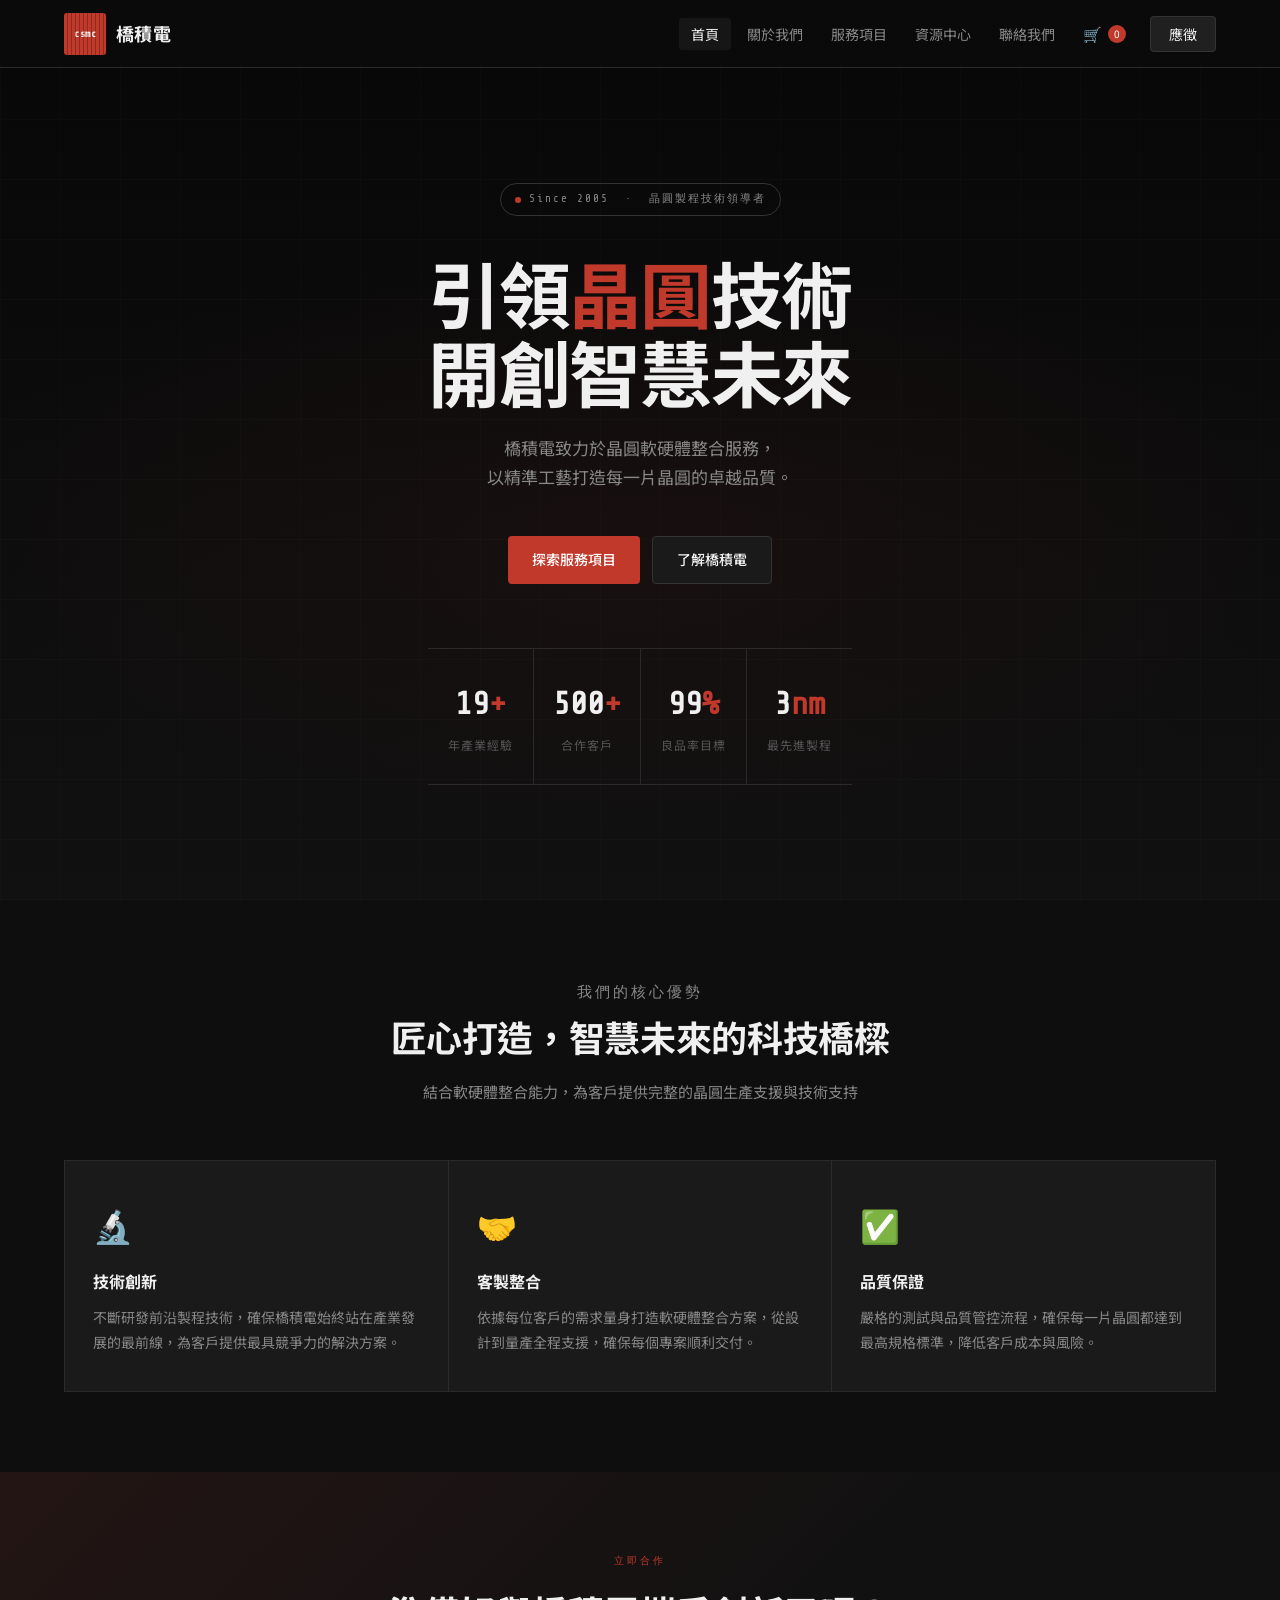
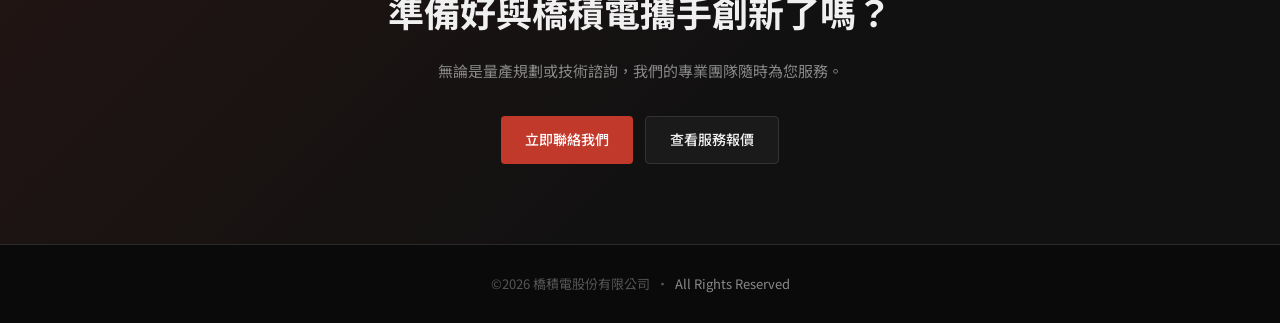
<file: index.html>
<!DOCTYPE html>
<html lang="zh-TW">
<head>
  <meta charset="UTF-8">
  <meta name="viewport" content="width=device-width, initial-scale=1.0">
  <title>橋積電 — 引領晶圓技術的創新未來 test</title>
  <meta name="description" content="橋積電，提供先進晶圓封裝設計、軟硬體整合解決方案與品質管控服務。">
  <link rel="stylesheet" href="style.css">
</head>
<body>

  <!-- HERO -->
  <section class="home-hero" style="padding-top:var(--nav-h)">
    <div class="home-hero-bg"></div>
    <div class="home-hero-content">
      <div class="home-chip-label">
        <span class="home-chip-dot"></span>
        Since 2005 &nbsp;·&nbsp; 晶圓製程技術領導者
      </div>
      <h1>
        引領<em>晶圓</em>技術<br>開創智慧未來
      </h1>
      <p class="sub">
        橋積電致力於晶圓軟硬體整合服務，<br>
        以精準工藝打造每一片晶圓的卓越品質。
      </p>
      <div class="hero-cta">
        <a href="services.html" class="btn btn-primary">探索服務項目</a>
        <a href="about.html" class="btn btn-secondary">了解橋積電</a>
      </div>

      <div class="home-stats">
        <div class="stat-item">
          <div class="stat-num">19<span>+</span></div>
          <div class="stat-label">年產業經驗</div>
        </div>
        <div class="stat-item">
          <div class="stat-num">500<span>+</span></div>
          <div class="stat-label">合作客戶</div>
        </div>
        <div class="stat-item">
          <div class="stat-num">99<span>%</span></div>
          <div class="stat-label">良品率目標</div>
        </div>
        <div class="stat-item">
          <div class="stat-num">3<span>nm</span></div>
          <div class="stat-label">最先進製程</div>
        </div>
      </div>
    </div>
  </section>

  <!-- QUICK INTRO -->
  <section class="section section-alt">
    <div class="container">
      <div class="section-header">
        <p class="section-label">我們的核心優勢</p>
        <h2>匠心打造，智慧未來的科技橋樑</h2>
        <p>結合軟硬體整合能力，為客戶提供完整的晶圓生產支援與技術支持</p>
      </div>
      <div style="display:grid;grid-template-columns:repeat(3,1fr);gap:1px;background:var(--border);border:1px solid var(--border)">
        <div style="background:var(--bg-card);padding:36px 28px">
          <div style="font-size:32px;margin-bottom:16px">🔬</div>
          <h3 style="font-size:16px;font-weight:700;margin-bottom:10px">技術創新</h3>
          <p style="font-size:14px;color:var(--text-muted);line-height:1.8">不斷研發前沿製程技術，確保橋積電始終站在產業發展的最前線，為客戶提供最具競爭力的解決方案。</p>
        </div>
        <div style="background:var(--bg-card);padding:36px 28px">
          <div style="font-size:32px;margin-bottom:16px">🤝</div>
          <h3 style="font-size:16px;font-weight:700;margin-bottom:10px">客製整合</h3>
          <p style="font-size:14px;color:var(--text-muted);line-height:1.8">依據每位客戶的需求量身打造軟硬體整合方案，從設計到量產全程支援，確保每個專案順利交付。</p>
        </div>
        <div style="background:var(--bg-card);padding:36px 28px">
          <div style="font-size:32px;margin-bottom:16px">✅</div>
          <h3 style="font-size:16px;font-weight:700;margin-bottom:10px">品質保證</h3>
          <p style="font-size:14px;color:var(--text-muted);line-height:1.8">嚴格的測試與品質管控流程，確保每一片晶圓都達到最高規格標準，降低客戶成本與風險。</p>
        </div>
      </div>
    </div>
  </section>

  <!-- CTA Banner -->
  <section class="section" style="background:linear-gradient(135deg,rgba(192,57,43,0.1) 0%,transparent 60%)">
    <div class="container" style="text-align:center">
      <p class="section-label">立即合作</p>
      <h2 style="font-size:clamp(22px,3vw,36px);font-weight:700;margin-bottom:16px">準備好與橋積電攜手創新了嗎？</h2>
      <p style="color:var(--text-muted);margin-bottom:32px;max-width:480px;margin-left:auto;margin-right:auto">
        無論是量產規劃或技術諮詢，我們的專業團隊隨時為您服務。
      </p>
      <div style="display:flex;gap:12px;justify-content:center;flex-wrap:wrap">
        <a href="contact.html" class="btn btn-primary">立即聯絡我們</a>
        <a href="services.html" class="btn btn-secondary">查看服務報價</a>
      </div>
    </div>
  </section>

  <script src="js/components.js"></script>
  <script src="js/main.js"></script>
</body>
</html>
</file>
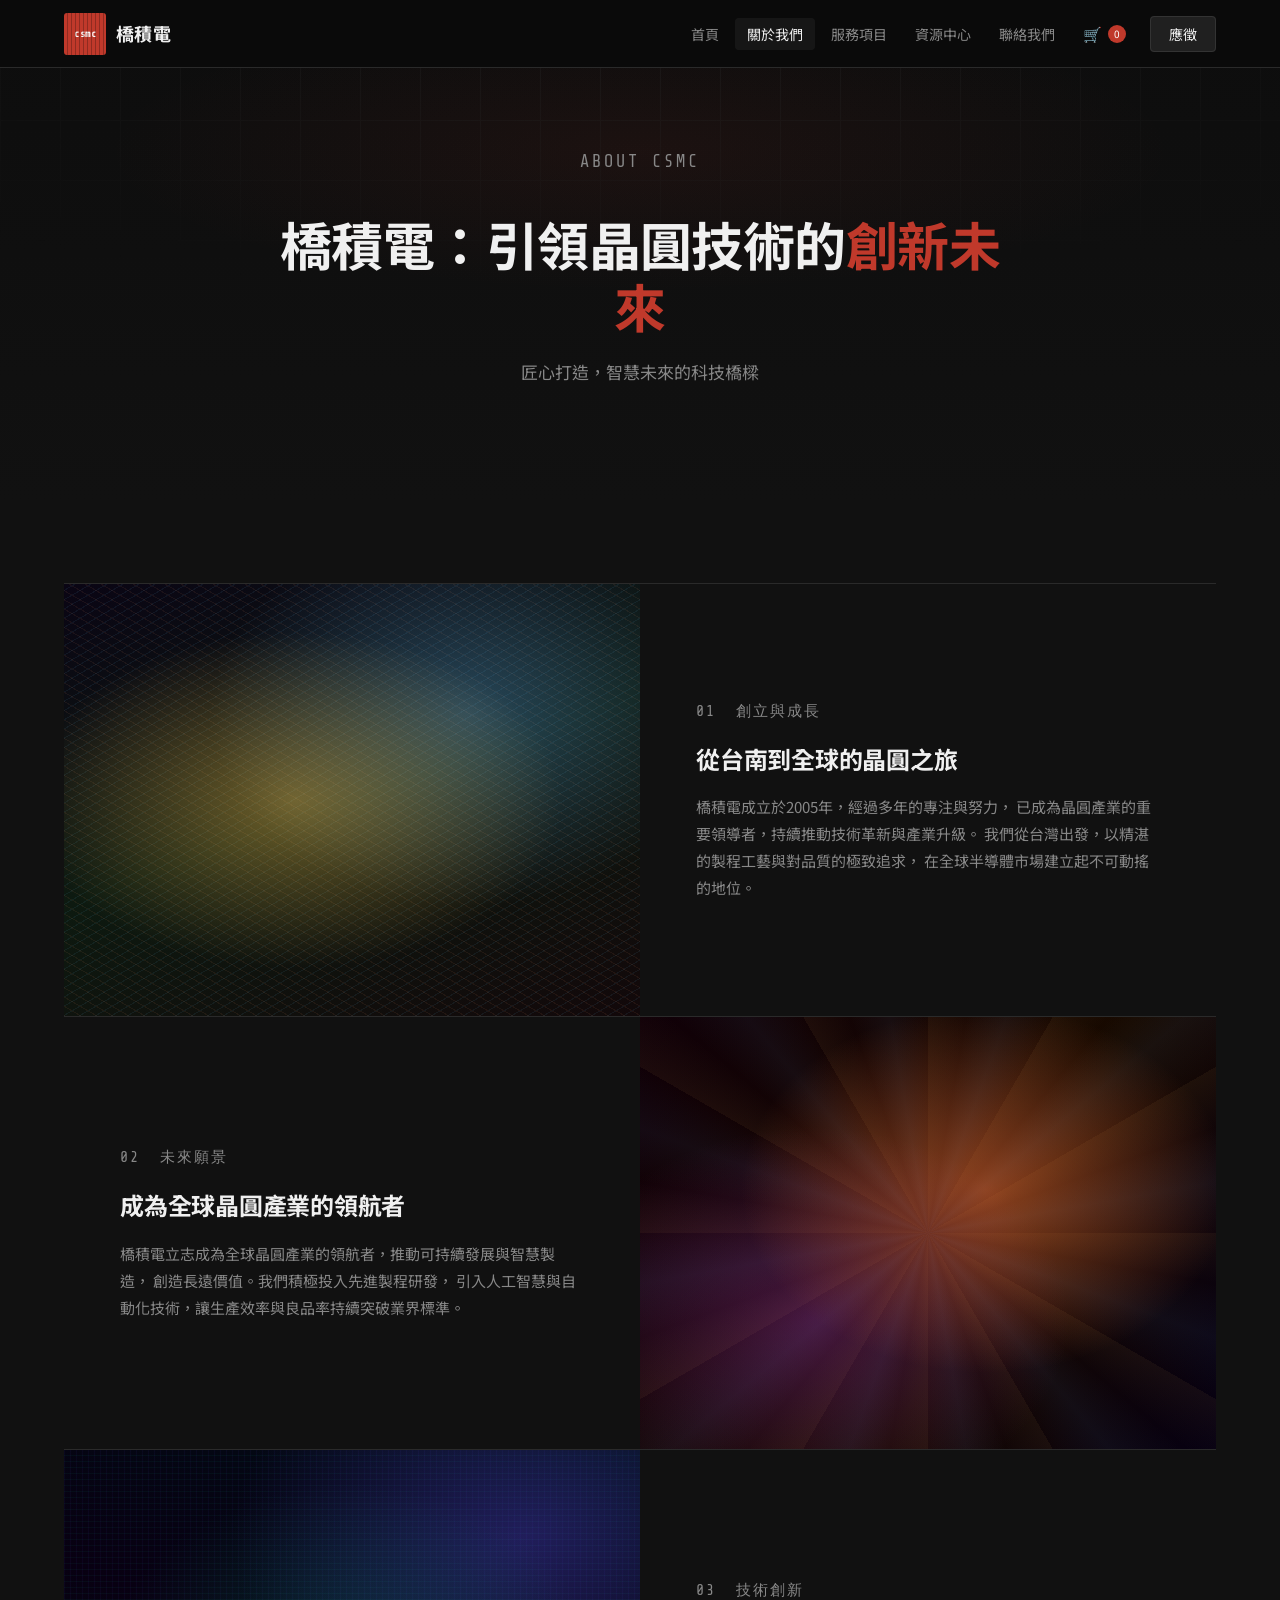
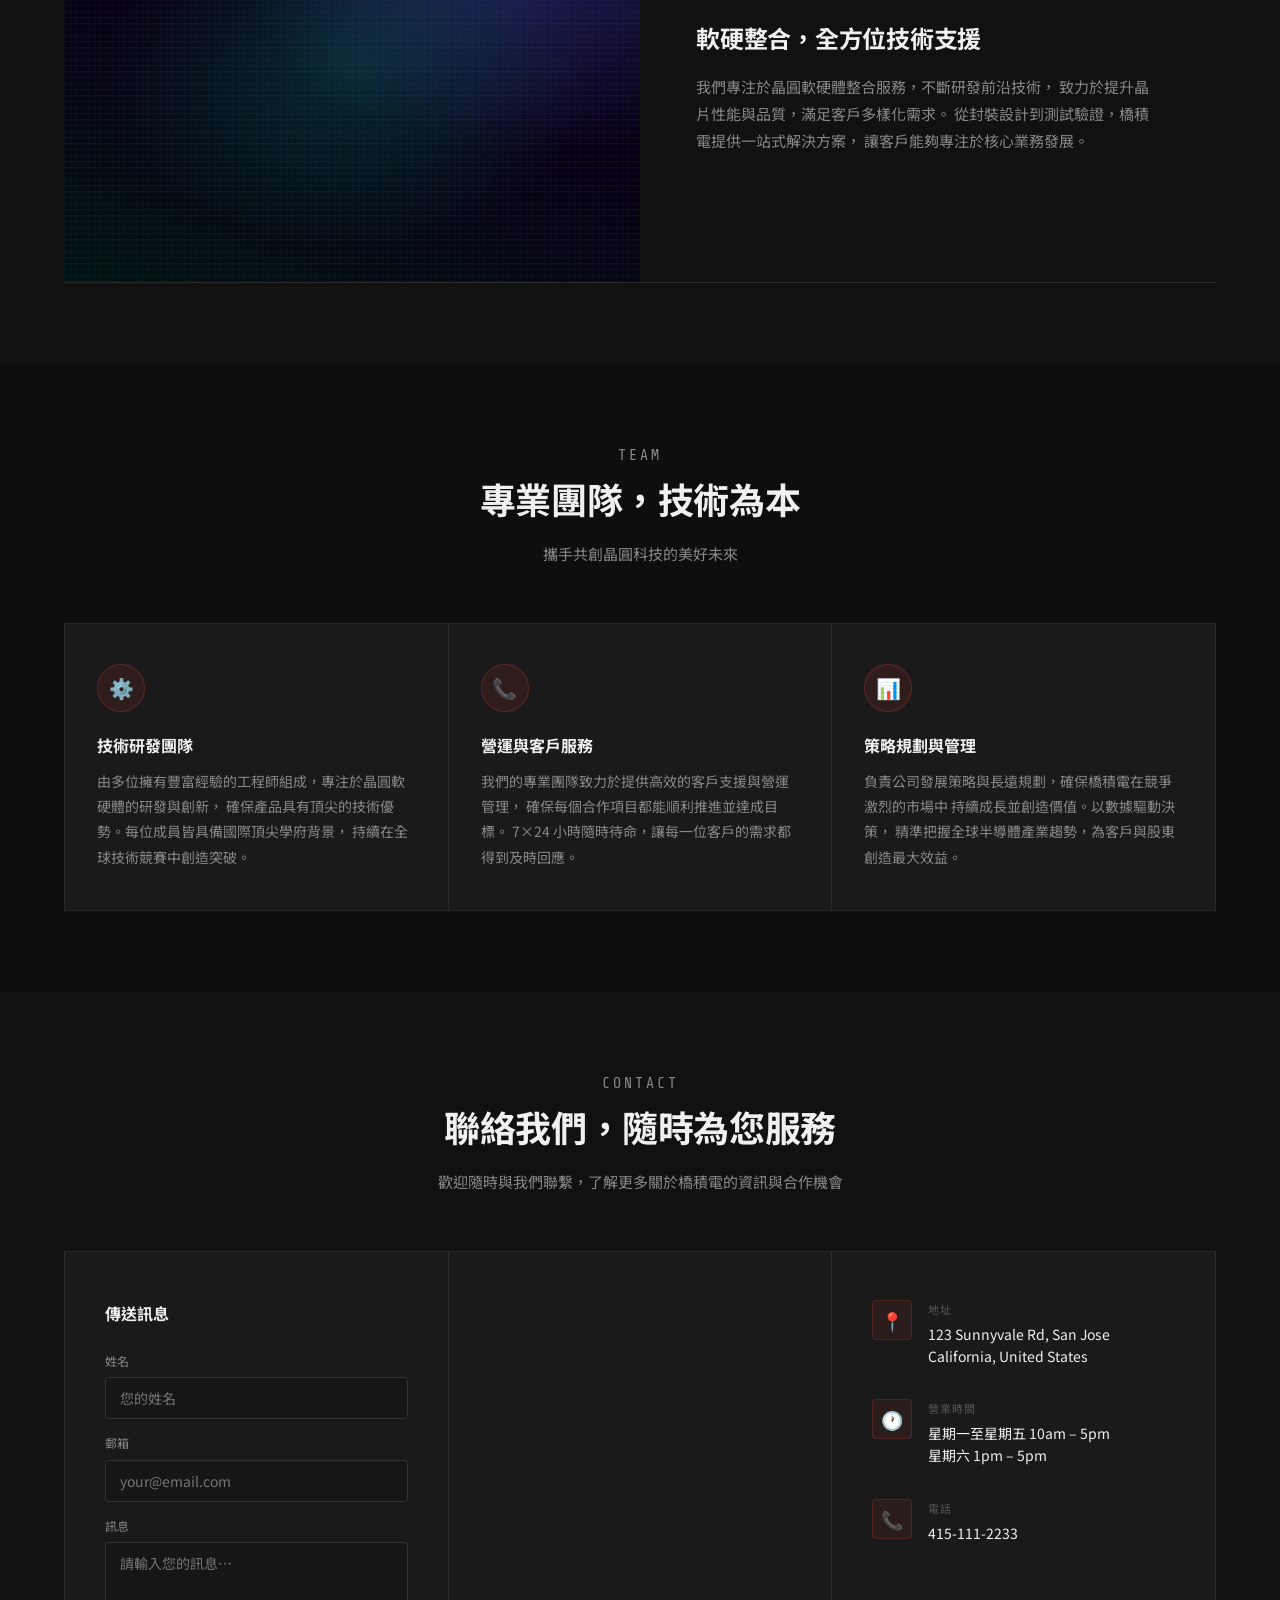
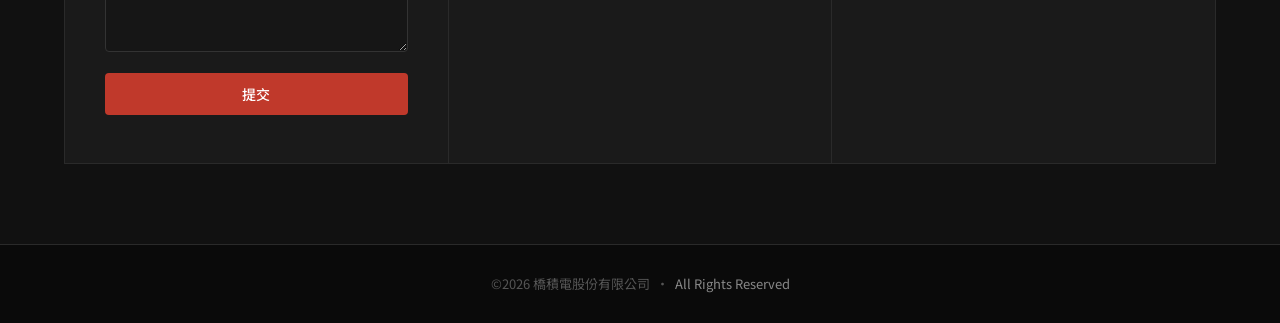
<file: about.html>
<!DOCTYPE html>
<html lang="zh-TW">
<head>
  <meta charset="UTF-8">
  <meta name="viewport" content="width=device-width, initial-scale=1.0">
  <title>關於我們 — 橋積電</title>
  <meta name="description" content="了解橋積電的創立歷程、發展願景與核心技術能力。">
  <link rel="stylesheet" href="style.css">
</head>
<body>

  <!-- HERO -->
  <section class="hero">
    <div class="hero-grid"></div>
    <div class="hero-content">
      <p class="hero-eyebrow">ABOUT CSMC</p>
      <h1>橋積電：引領晶圓技術的<span class="accent-word">創新未來</span></h1>
      <p>匠心打造，智慧未來的科技橋樑</p>
    </div>
  </section>

  <!-- FEATURE ROWS — About sections -->
  <section class="section">
    <div class="container">
      <div class="feature-rows">

        <!-- 創立與成長 -->
        <div class="feature-row">
          <div class="feature-img">
            <div class="feature-img-inner wafer-1"></div>
          </div>
          <div class="feature-body">
            <p class="feature-tag">01 &nbsp;創立與成長</p>
            <h3>從台南到全球的晶圓之旅</h3>
            <p>
              橋積電成立於2005年，經過多年的專注與努力，
              已成為晶圓產業的重要領導者，持續推動技術革新與產業升級。
              我們從台灣出發，以精湛的製程工藝與對品質的極致追求，
              在全球半導體市場建立起不可動搖的地位。
            </p>
          </div>
        </div>

        <!-- 未來願景 -->
        <div class="feature-row">
          <div class="feature-body">
            <p class="feature-tag">02 &nbsp;未來願景</p>
            <h3>成為全球晶圓產業的領航者</h3>
            <p>
              橋積電立志成為全球晶圓產業的領航者，推動可持續發展與智慧製造，
              創造長遠價值。我們積極投入先進製程研發，
              引入人工智慧與自動化技術，讓生產效率與良品率持續突破業界標準。
            </p>
          </div>
          <div class="feature-img">
            <div class="feature-img-inner wafer-2"></div>
          </div>
        </div>

        <!-- 技術創新 -->
        <div class="feature-row">
          <div class="feature-img">
            <div class="feature-img-inner wafer-3"></div>
          </div>
          <div class="feature-body">
            <p class="feature-tag">03 &nbsp;技術創新</p>
            <h3>軟硬整合，全方位技術支援</h3>
            <p>
              我們專注於晶圓軟硬體整合服務，不斷研發前沿技術，
              致力於提升晶片性能與品質，滿足客戶多樣化需求。
              從封裝設計到測試驗證，橋積電提供一站式解決方案，
              讓客戶能夠專注於核心業務發展。
            </p>
          </div>
        </div>

      </div>
    </div>
  </section>

  <!-- TEAM -->
  <section class="section section-alt">
    <div class="container">
      <div class="section-header">
        <p class="section-label">TEAM</p>
        <h2>專業團隊，技術為本</h2>
        <p>攜手共創晶圓科技的美好未來</p>
      </div>
      <div class="team-grid">
        <div class="team-card">
          <div class="team-icon">⚙️</div>
          <h3>技術研發團隊</h3>
          <p>
            由多位擁有豐富經驗的工程師組成，專注於晶圓軟硬體的研發與創新，
            確保產品具有頂尖的技術優勢。每位成員皆具備國際頂尖學府背景，
            持續在全球技術競賽中創造突破。
          </p>
        </div>
        <div class="team-card">
          <div class="team-icon">📞</div>
          <h3>營運與客戶服務</h3>
          <p>
            我們的專業團隊致力於提供高效的客戶支援與營運管理，
            確保每個合作項目都能順利推進並達成目標。
            7×24 小時隨時待命，讓每一位客戶的需求都得到及時回應。
          </p>
        </div>
        <div class="team-card">
          <div class="team-icon">📊</div>
          <h3>策略規劃與管理</h3>
          <p>
            負責公司發展策略與長遠規劃，確保橋積電在競爭激烈的市場中
            持續成長並創造價值。以數據驅動決策，
            精準把握全球半導體產業趨勢，為客戶與股東創造最大效益。
          </p>
        </div>
      </div>
    </div>
  </section>

  <!-- CONTACT -->
  <section class="section">
    <div class="container">
      <div class="section-header">
        <p class="section-label">CONTACT</p>
        <h2>聯絡我們，隨時為您服務</h2>
        <p>歡迎隨時與我們聯繫，了解更多關於橋積電的資訊與合作機會</p>
      </div>
      <div class="contact-grid">
        <div class="contact-form-col">
          <h3>傳送訊息</h3>
          <form class="contact-form">
            <div class="form-group">
              <label>姓名</label>
              <input type="text" placeholder="您的姓名" required>
            </div>
            <div class="form-group">
              <label>郵箱</label>
              <input type="email" placeholder="your@email.com" required>
            </div>
            <div class="form-group">
              <label>訊息</label>
              <textarea placeholder="請輸入您的訊息…" required></textarea>
            </div>
            <button type="submit" class="btn btn-primary btn-full">提交</button>
            <div class="form-toast">✓ 訊息已成功送出，我們將盡快與您聯繫！</div>
          </form>
        </div>
        <div class="contact-map-col">
          <iframe
            src="https://www.google.com/maps/embed?pb=!1m18!1m12!1m3!1d3170.856697!2d-122.0!3d37.33!2m3!1f0!2f0!3f0!3m2!1i1024!2i768!4f13.1!3m3!1m2!1s0x808fb4571bd4d88b%3A0x21b8c7c99db3b59a!2s123%20Sunnyvale%20Rd%2C%20San%20Jose%2C%20CA!5e0!3m2!1szh-TW!2stw!4v1234567890"
            loading="lazy" referrerpolicy="no-referrer-when-downgrade"
            title="橋積電公司位置">
          </iframe>
        </div>
        <div class="contact-info-col">
          <div class="contact-info-item">
            <div class="contact-info-icon">📍</div>
            <div>
              <p class="contact-info-label">地址</p>
              <p class="contact-info-value">123 Sunnyvale Rd, San Jose<br>California, United States</p>
            </div>
          </div>
          <div class="contact-info-item">
            <div class="contact-info-icon">🕐</div>
            <div>
              <p class="contact-info-label">營業時間</p>
              <p class="contact-info-value">
                星期一至星期五 10am – 5pm<br>
                星期六 1pm – 5pm
              </p>
            </div>
          </div>
          <div class="contact-info-item">
            <div class="contact-info-icon">📞</div>
            <div>
              <p class="contact-info-label">電話</p>
              <p class="contact-info-value"><a href="tel:4151112233" style="color:inherit">415-111-2233</a></p>
            </div>
          </div>
        </div>
      </div>
    </div>
  </section>

  <script src="js/components.js"></script>
  <script src="js/main.js"></script>
</body>
</html>
</file>
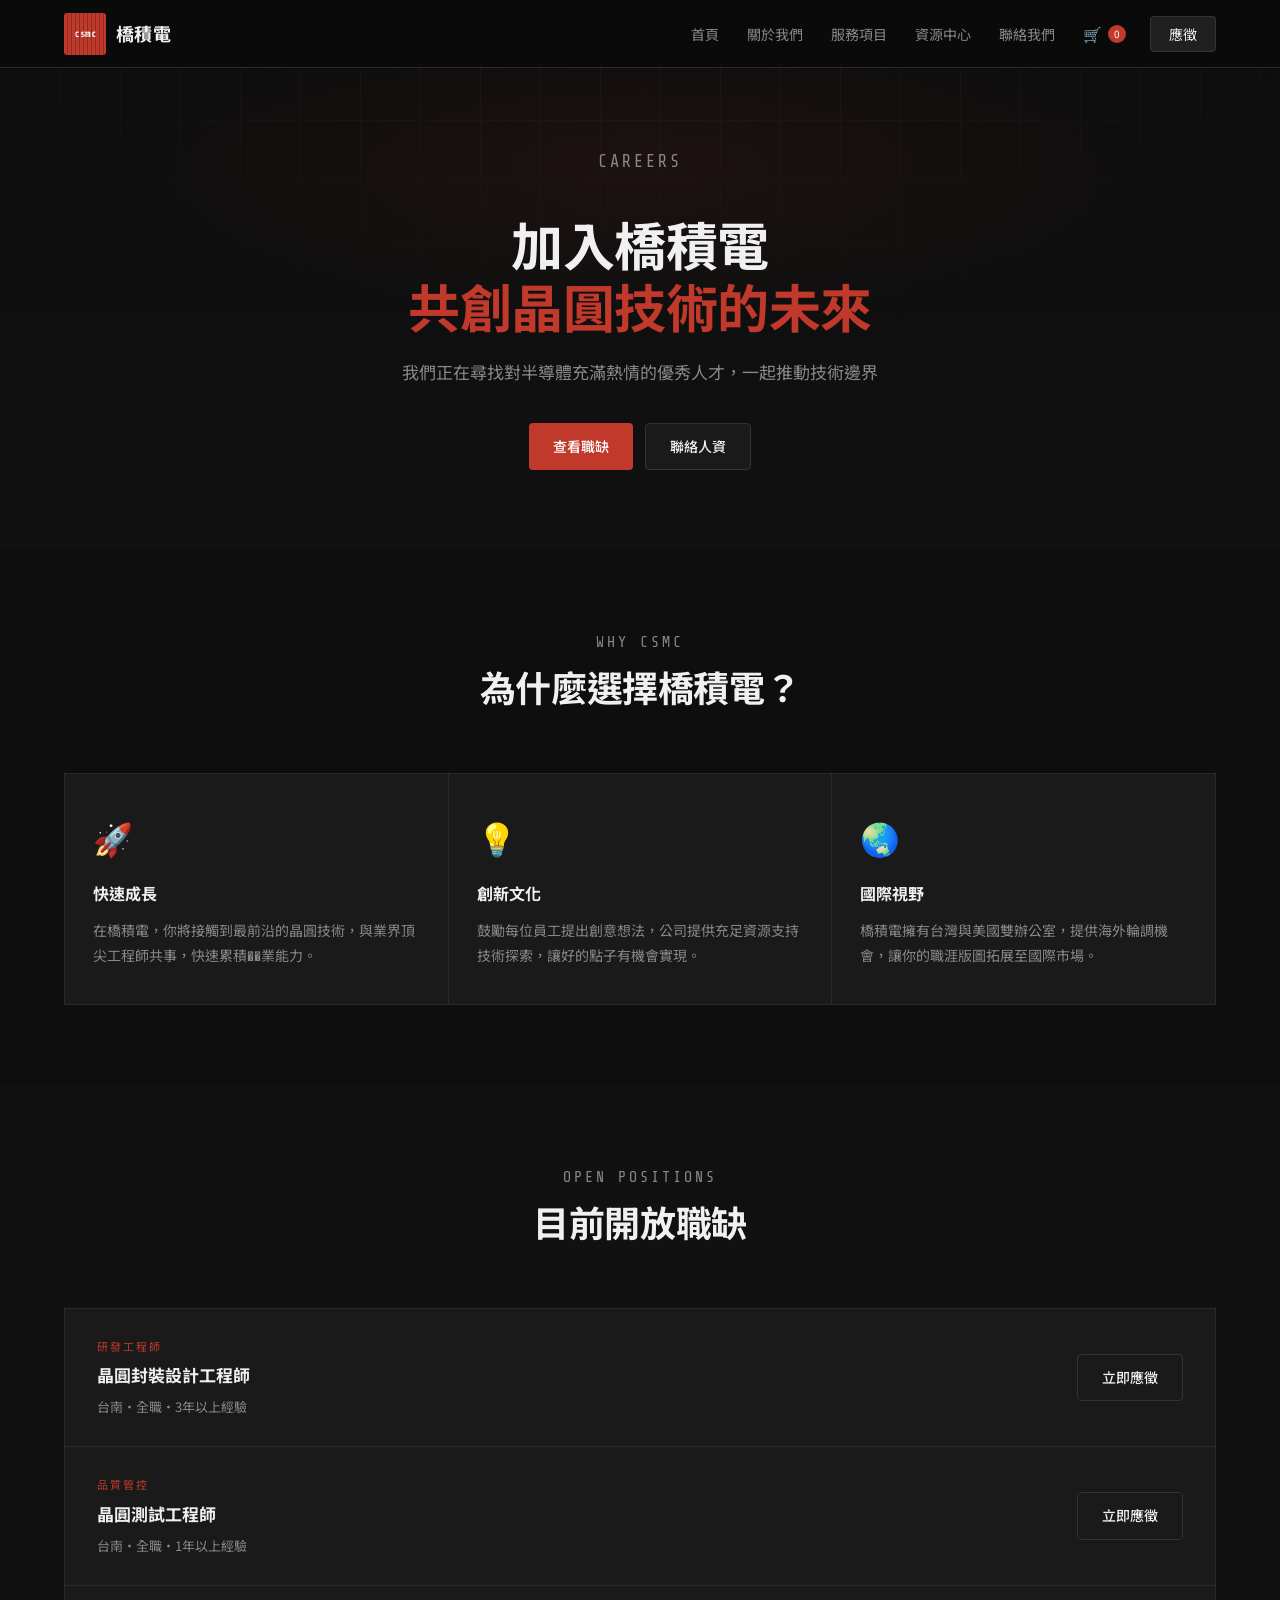
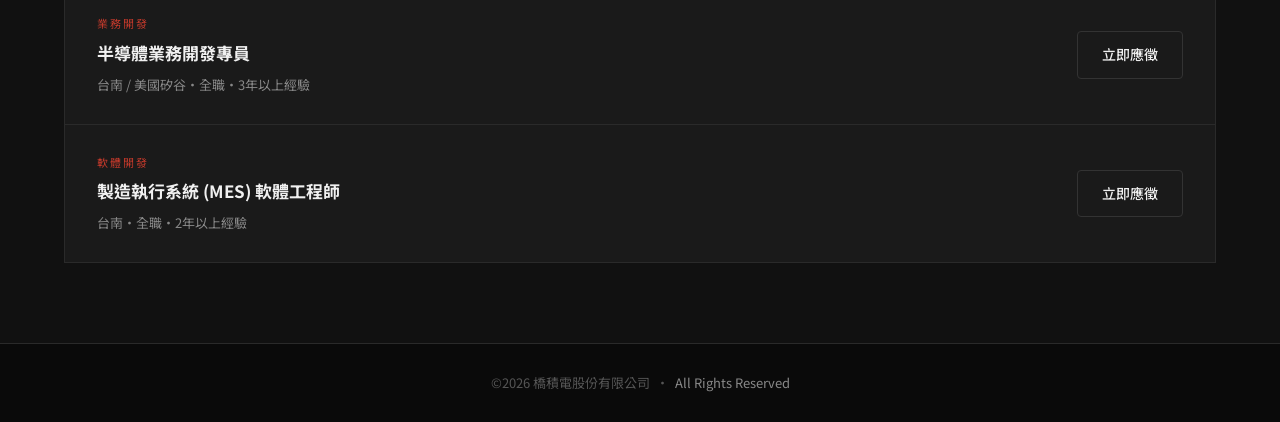
<file: careers.html>
<!DOCTYPE html>
<html lang="zh-TW">
<head>
  <meta charset="UTF-8">
  <meta name="viewport" content="width=device-width, initial-scale=1.0">
  <title>人才招募 — 橋積電</title>
  <meta name="description" content="加入橋積電，共創晶圓技術的未來。探索我們的職缺機會。">
  <link rel="stylesheet" href="style.css">
</head>
<body>

  <!-- HERO -->
  <section class="hero">
    <div class="hero-grid"></div>
    <div class="hero-content">
      <p class="hero-eyebrow">CAREERS</p>
      <h1>加入橋積電<br><span class="accent-word">共創晶圓技術的未來</span></h1>
      <p>我們正在尋找對半導體充滿熱情的優秀人才，一起推動技術邊界</p>
      <div class="hero-cta">
        <a href="#openings" class="btn btn-primary">查看職缺</a>
        <a href="contact.html" class="btn btn-secondary">聯絡人資</a>
      </div>
    </div>
  </section>

  <!-- VALUES -->
  <section class="section section-alt">
    <div class="container">
      <div class="section-header">
        <p class="section-label">WHY CSMC</p>
        <h2>為什麼選擇橋積電？</h2>
      </div>
      <div style="display:grid;grid-template-columns:repeat(3,1fr);gap:1px;background:var(--border);border:1px solid var(--border)">
        <div style="background:var(--bg-card);padding:36px 28px">
          <div style="font-size:32px;margin-bottom:16px">🚀</div>
          <h3 style="font-size:16px;font-weight:700;margin-bottom:10px">快速成長</h3>
          <p style="font-size:14px;color:var(--text-muted);line-height:1.8">在橋積電，你將接觸到最前沿的晶圓技術，與業界頂尖工程師共事，快速累積��業能力。</p>
        </div>
        <div style="background:var(--bg-card);padding:36px 28px">
          <div style="font-size:32px;margin-bottom:16px">💡</div>
          <h3 style="font-size:16px;font-weight:700;margin-bottom:10px">創新文化</h3>
          <p style="font-size:14px;color:var(--text-muted);line-height:1.8">鼓勵每位員工提出創意想法，公司提供充足資源支持技術探索，讓好的點子有機會實現。</p>
        </div>
        <div style="background:var(--bg-card);padding:36px 28px">
          <div style="font-size:32px;margin-bottom:16px">🌏</div>
          <h3 style="font-size:16px;font-weight:700;margin-bottom:10px">國際視野</h3>
          <p style="font-size:14px;color:var(--text-muted);line-height:1.8">橋積電擁有台灣與美國雙辦公室，提供海外輪調機會，讓你的職涯版圖拓展至國際市場。</p>
        </div>
      </div>
    </div>
  </section>

  <!-- OPENINGS -->
  <section id="openings" class="section">
    <div class="container">
      <div class="section-header">
        <p class="section-label">OPEN POSITIONS</p>
        <h2>目前開放職缺</h2>
      </div>
      <div style="display:flex;flex-direction:column;gap:1px;background:var(--border);border:1px solid var(--border)">
        <div style="background:var(--bg-card);padding:28px 32px;display:flex;align-items:center;justify-content:space-between;flex-wrap:wrap;gap:16px">
          <div>
            <p style="font-size:11px;color:var(--accent);letter-spacing:2px;text-transform:uppercase;margin-bottom:6px">研發工程師</p>
            <h3 style="font-size:17px;font-weight:700;margin-bottom:6px">晶圓封裝設計工程師</h3>
            <p style="font-size:13px;color:var(--text-muted)">台南・全職・3年以上經驗</p>
          </div>
          <a href="https://docs.google.com/forms/d/e/1FAIpQLSdi6ajQlURn3ubvq6xToVW8oC7cn1Pqfqkry0oBUDUKPtj6dQ/viewform?usp=header" target="_blank" class="btn btn-secondary">立即應徵</a>
        </div>
        <div style="background:var(--bg-card);padding:28px 32px;display:flex;align-items:center;justify-content:space-between;flex-wrap:wrap;gap:16px">
          <div>
            <p style="font-size:11px;color:var(--accent);letter-spacing:2px;text-transform:uppercase;margin-bottom:6px">品質管控</p>
            <h3 style="font-size:17px;font-weight:700;margin-bottom:6px">晶圓測試工程師</h3>
            <p style="font-size:13px;color:var(--text-muted)">台南・全職・1年以上經驗</p>
          </div>
          <a href="https://docs.google.com/forms/d/e/1FAIpQLSdi6ajQlURn3ubvq6xToVW8oC7cn1Pqfqkry0oBUDUKPtj6dQ/viewform?usp=header" target="_blank" class="btn btn-secondary">立即應徵</a>
        </div>
        <div style="background:var(--bg-card);padding:28px 32px;display:flex;align-items:center;justify-content:space-between;flex-wrap:wrap;gap:16px">
          <div>
            <p style="font-size:11px;color:var(--accent);letter-spacing:2px;text-transform:uppercase;margin-bottom:6px">業務開發</p>
            <h3 style="font-size:17px;font-weight:700;margin-bottom:6px">半導體業務開發專員</h3>
            <p style="font-size:13px;color:var(--text-muted)">台南 / 美國矽谷・全職・3年以上經驗</p>
          </div>
          <a href="https://docs.google.com/forms/d/e/1FAIpQLSdi6ajQlURn3ubvq6xToVW8oC7cn1Pqfqkry0oBUDUKPtj6dQ/viewform?usp=header" target="_blank" class="btn btn-secondary">立即應徵</a>
        </div>
        <div style="background:var(--bg-card);padding:28px 32px;display:flex;align-items:center;justify-content:space-between;flex-wrap:wrap;gap:16px">
          <div>
            <p style="font-size:11px;color:var(--accent);letter-spacing:2px;text-transform:uppercase;margin-bottom:6px">軟體開發</p>
            <h3 style="font-size:17px;font-weight:700;margin-bottom:6px">製造執行系統 (MES) 軟體工程師</h3>
            <p style="font-size:13px;color:var(--text-muted)">台南・全職・2年以上經驗</p>
          </div>
          <a href="https://docs.google.com/forms/d/e/1FAIpQLSdi6ajQlURn3ubvq6xToVW8oC7cn1Pqfqkry0oBUDUKPtj6dQ/viewform?usp=header" target="_blank" class="btn btn-secondary">立即應徵</a>
        </div>
      </div>
    </div>
  </section>

  <script src="js/components.js"></script>
  <script src="js/main.js"></script>
</body>
</html>
</file>
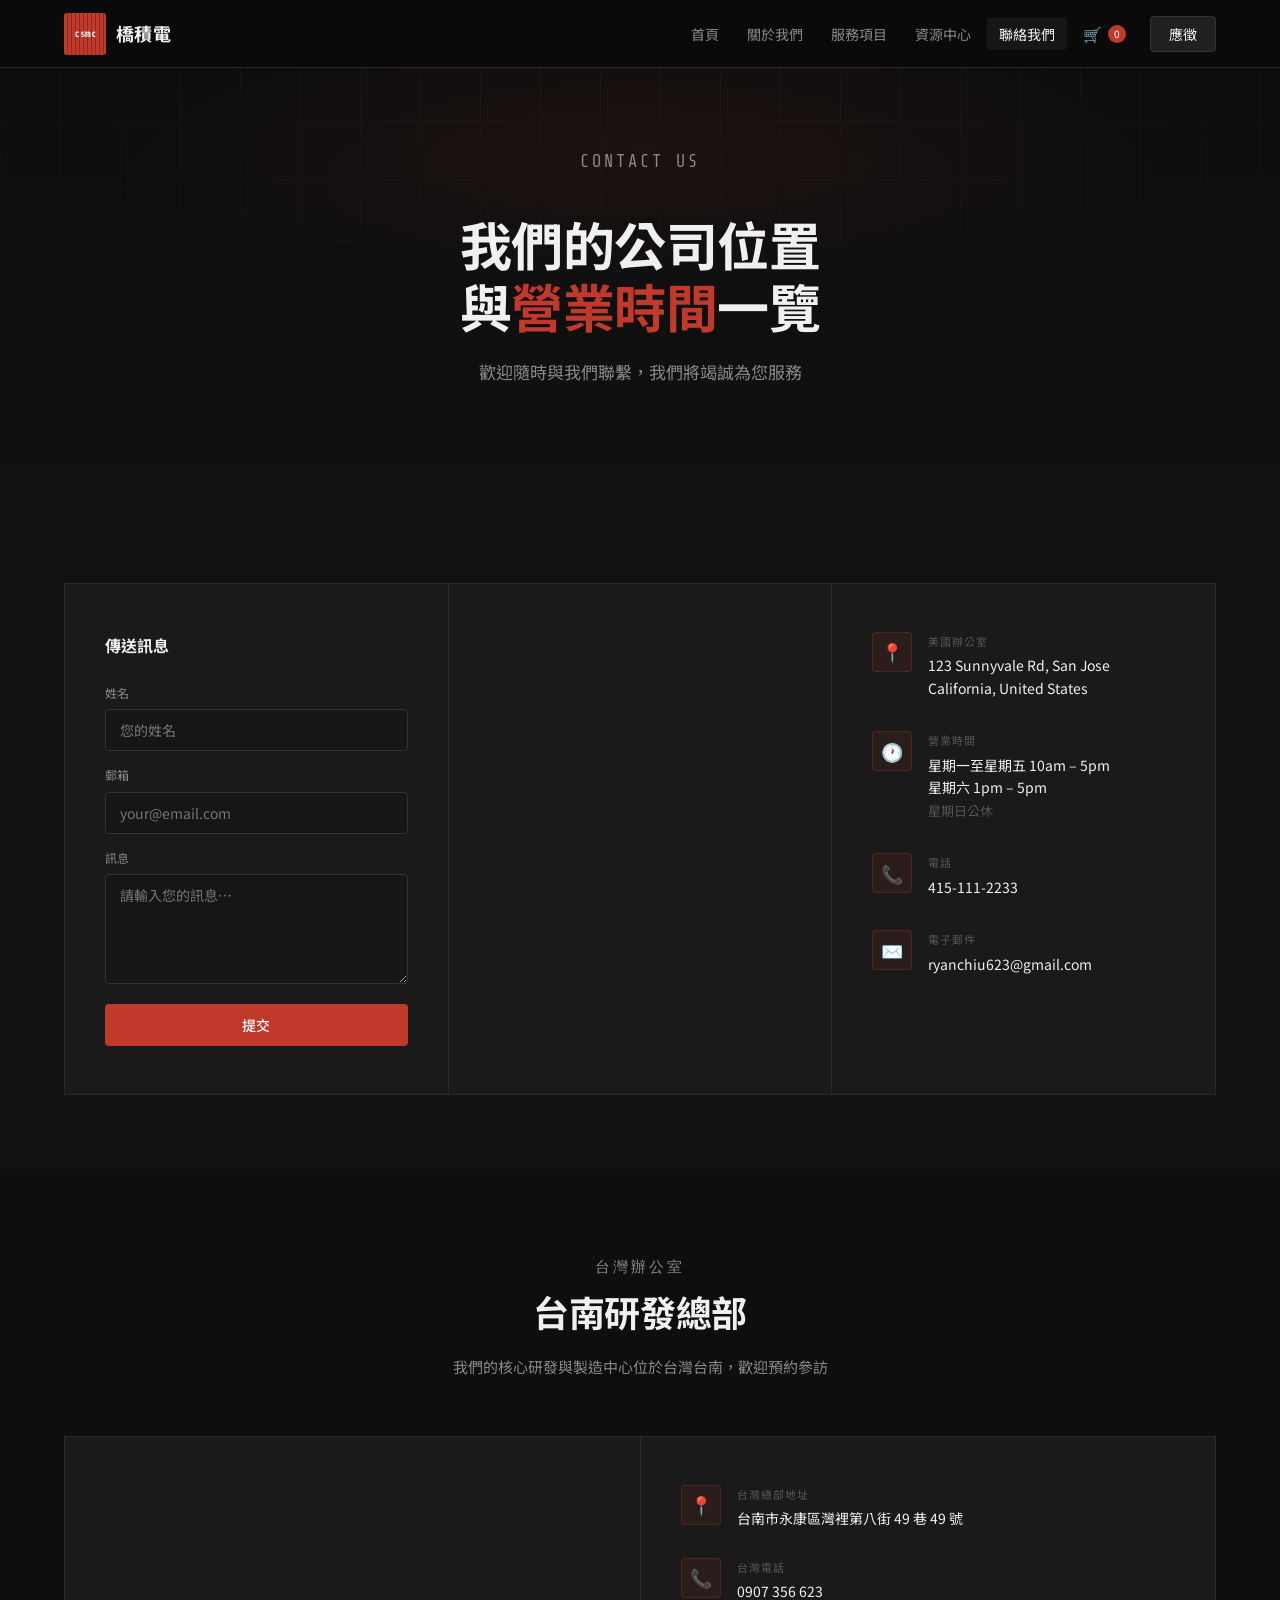
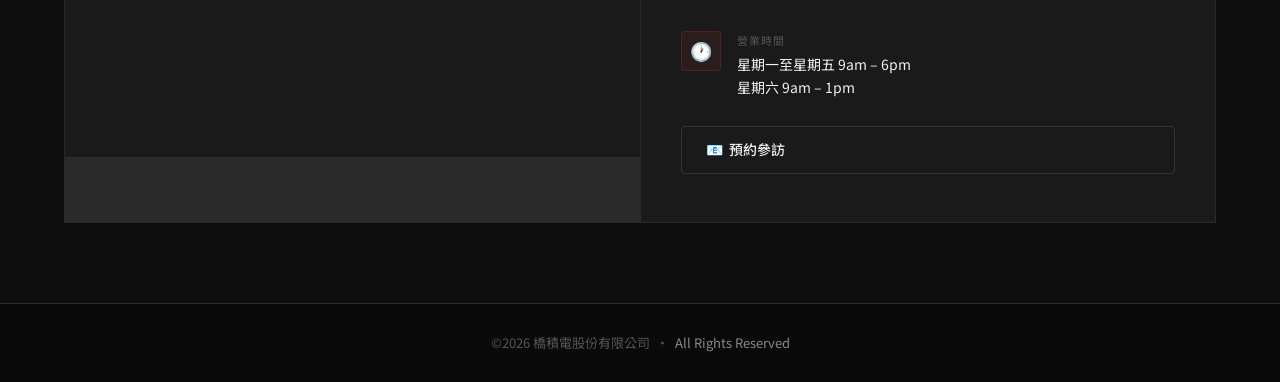
<file: contact.html>
<!DOCTYPE html>
<html lang="zh-TW">
<head>
  <meta charset="UTF-8">
  <meta name="viewport" content="width=device-width, initial-scale=1.0">
  <title>聯絡我們 — 橋積電</title>
  <meta name="description" content="聯絡橋積電，了解我們的公司位置、營業時間與聯絡方式。">
  <link rel="stylesheet" href="style.css">
</head>
<body>

  <!-- HERO -->
  <section class="hero">
    <div class="hero-grid"></div>
    <div class="hero-content">
      <p class="hero-eyebrow">CONTACT US</p>
      <h1>我們的公司位置<br>與<span class="accent-word">營業時間</span>一覽</h1>
      <p>歡迎隨時與我們聯繫，我們將竭誠為您服務</p>
    </div>
  </section>

  <!-- MAIN CONTACT -->
  <section class="section">
    <div class="container">
      <div class="contact-grid">

        <!-- Form -->
        <div class="contact-form-col">
          <h3>傳送訊息</h3>
          <form class="contact-form">
            <div class="form-group">
              <label>姓名</label>
              <input type="text" placeholder="您的姓名" required>
            </div>
            <div class="form-group">
              <label>郵箱</label>
              <input type="email" placeholder="your@email.com" required>
            </div>
            <div class="form-group">
              <label>訊息</label>
              <textarea placeholder="請輸入您的訊息…" required></textarea>
            </div>
            <button type="submit" class="btn btn-primary btn-full">提交</button>
            <div class="form-toast">✓ 訊息已成功送出，我們將盡快與您聯繫！</div>
          </form>
        </div>

        <!-- Map -->
        <div class="contact-map-col">
          <iframe
            src="https://www.google.com/maps/embed?pb=!1m18!1m12!1m3!1d3170.856697!2d-122.030!3d37.330!2m3!1f0!2f0!3f0!3m2!1i1024!2i768!4f13.1!3m3!1m2!1s0x808fb!2s123%20Sunnyvale%20Rd%2C%20San%20Jose%2C%20CA!5e0!3m2!1szh-TW!2stw!4v1234567890"
            loading="lazy" referrerpolicy="no-referrer-when-downgrade"
            title="橋積電美國辦公室位置">
          </iframe>
        </div>

        <!-- Info -->
        <div class="contact-info-col">
          <div class="contact-info-item">
            <div class="contact-info-icon">📍</div>
            <div>
              <p class="contact-info-label">美國辦公室</p>
              <p class="contact-info-value">
                123 Sunnyvale Rd, San Jose<br>
                California, United States
              </p>
            </div>
          </div>
          <div class="contact-info-item">
            <div class="contact-info-icon">🕐</div>
            <div>
              <p class="contact-info-label">營業時間</p>
              <p class="contact-info-value">
                星期一至星期五 10am – 5pm<br>
                星期六 1pm – 5pm<br>
                <span style="color:var(--text-dim);font-size:13px">星期日公休</span>
              </p>
            </div>
          </div>
          <div class="contact-info-item">
            <div class="contact-info-icon">📞</div>
            <div>
              <p class="contact-info-label">電話</p>
              <p class="contact-info-value">
                <a href="tel:4151112233" style="color:inherit">415-111-2233</a>
              </p>
            </div>
          </div>
          <div class="contact-info-item">
            <div class="contact-info-icon">✉️</div>
            <div>
              <p class="contact-info-label">電子郵件</p>
              <p class="contact-info-value">
                <a href="mailto:ryanchiu623@gmail.com" style="color:inherit">ryanchiu623@gmail.com</a>
              </p>
            </div>
          </div>
        </div>

      </div>
    </div>
  </section>

  <!-- TAIWAN OFFICE -->
  <section class="section section-alt">
    <div class="container">
      <div class="section-header">
        <p class="section-label">台灣辦公室</p>
        <h2>台南研發總部</h2>
        <p>我們的核心研發與製造中心位於台灣台南，歡迎預約參訪</p>
      </div>
      <div style="display:grid;grid-template-columns:1fr 1fr;gap:1px;background:var(--border);border:1px solid var(--border)">
        <!-- Map -->
        <div style="background:var(--bg-card);height:320px;position:relative;overflow:hidden">
          <iframe
            src="https://www.google.com/maps/embed?pb=!1m18!1m12!1m3!1d14444.!2d120.27!3d23.03!2m3!1f0!2f0!3f0!3m2!1i1024!2i768!4f13.1!3m3!1m2!1s0x346e77!2z5Y-w5Y2X5biC5rC45Kang5Y-w!5e0!3m2!1szh-TW!2stw!4v1234567890"
            style="width:100%;height:100%;border:0;position:absolute;inset:0"
            loading="lazy" referrerpolicy="no-referrer-when-downgrade"
            title="橋積電台南辦公室位置">
          </iframe>
        </div>
        <!-- Info -->
        <div style="background:var(--bg-card);padding:48px 40px;display:flex;flex-direction:column;gap:28px">
          <div class="contact-info-item">
            <div class="contact-info-icon">📍</div>
            <div>
              <p class="contact-info-label">台灣總部地址</p>
              <p class="contact-info-value">台南市永康區灣裡第八街 49 巷 49 號</p>
            </div>
          </div>
          <div class="contact-info-item">
            <div class="contact-info-icon">📞</div>
            <div>
              <p class="contact-info-label">台灣電話</p>
              <p class="contact-info-value"><a href="tel:0907356623" style="color:inherit">0907 356 623</a></p>
            </div>
          </div>
          <div class="contact-info-item">
            <div class="contact-info-icon">🕐</div>
            <div>
              <p class="contact-info-label">營業時間</p>
              <p class="contact-info-value">
                星期一至星期五 9am – 6pm<br>
                星期六 9am – 1pm
              </p>
            </div>
          </div>
          <a href="mailto:ryanchiu623@gmail.com" class="btn btn-secondary" style="margin-top:auto">
            📧 &nbsp;預約參訪
          </a>
        </div>
      </div>
    </div>
  </section>

  <script src="js/components.js"></script>
  <script src="js/main.js"></script>
</body>
</html>
</file>
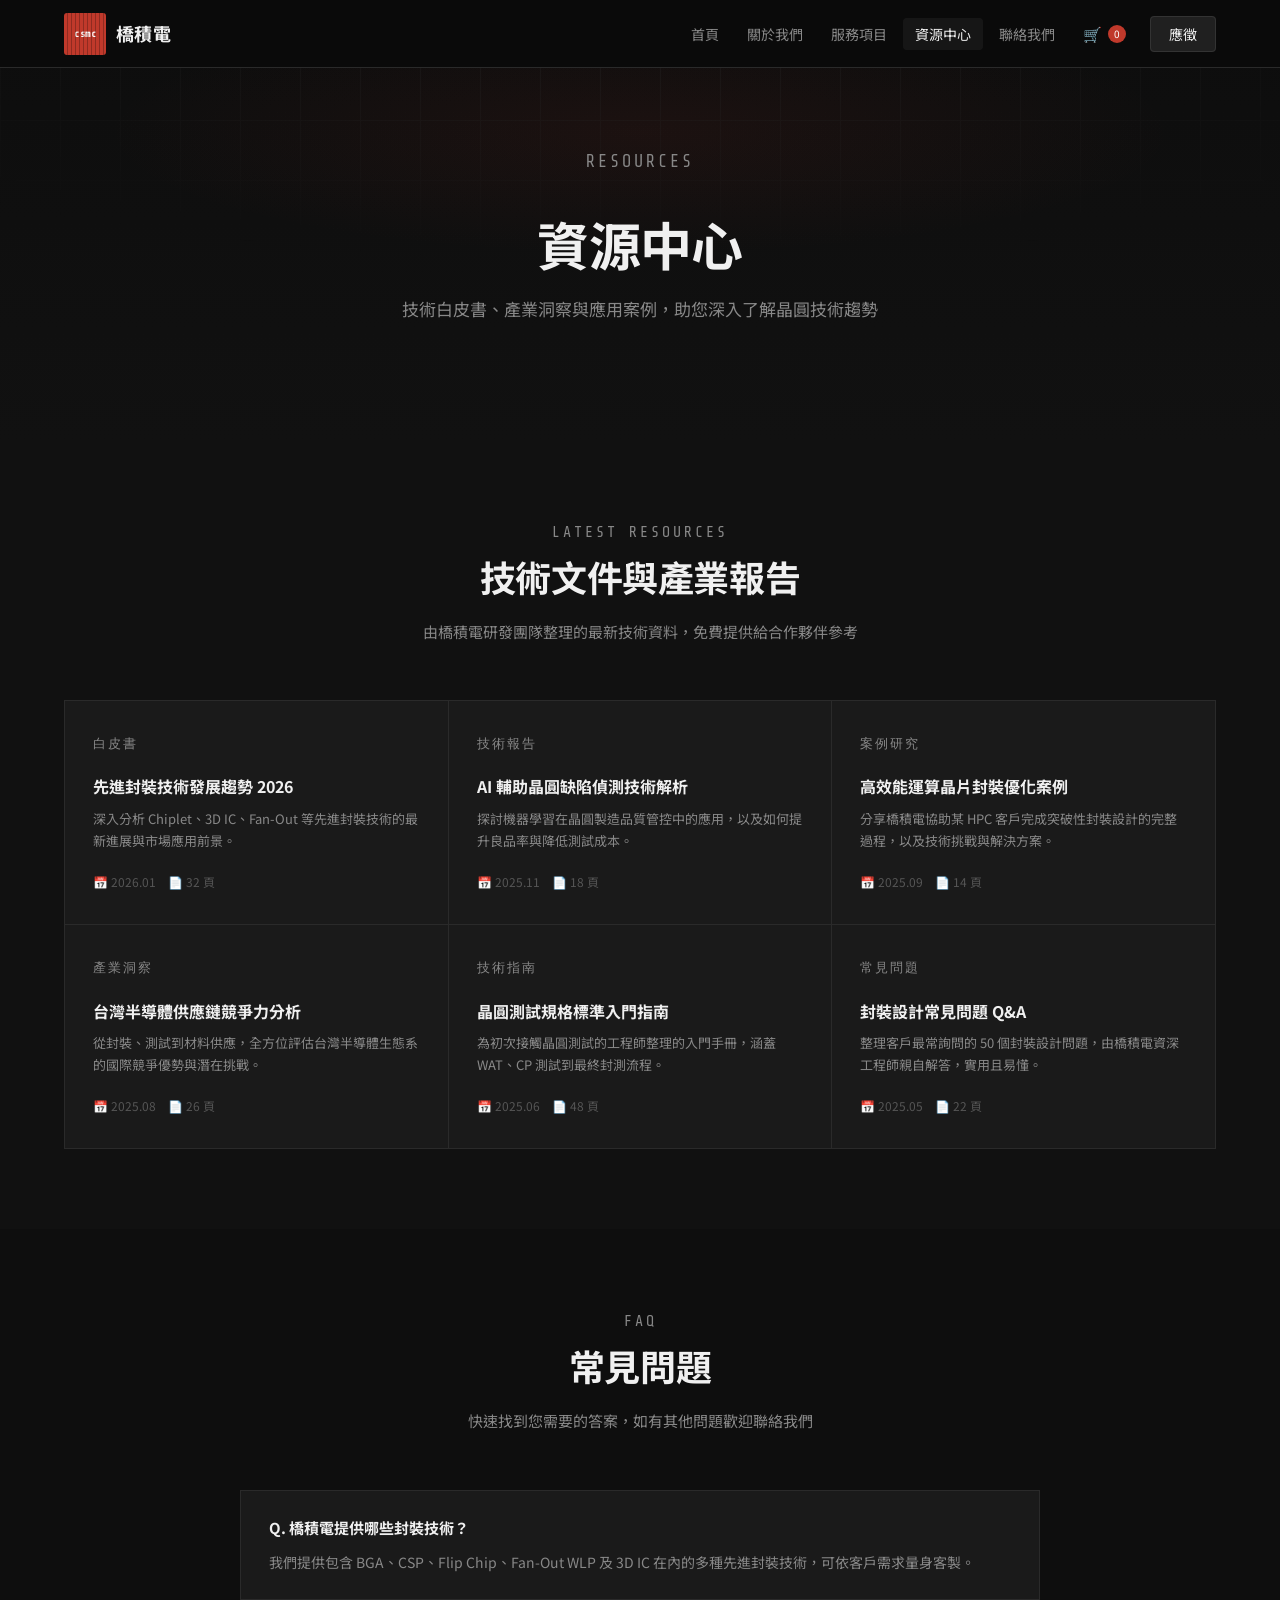
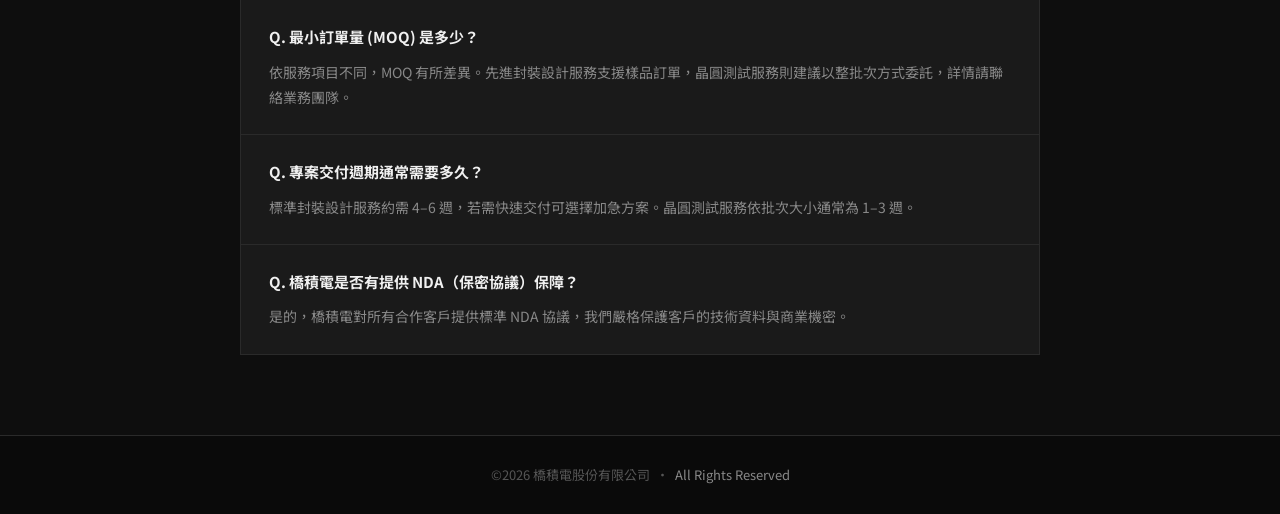
<file: resources.html>
<!DOCTYPE html>
<html lang="zh-TW">
<head>
  <meta charset="UTF-8">
  <meta name="viewport" content="width=device-width, initial-scale=1.0">
  <title>資源中心 — 橋積電</title>
  <meta name="description" content="橋積電資源中心：技術白皮書、產業報告、應用案例與常見問題。">
  <link rel="stylesheet" href="style.css">
</head>
<body>

  <!-- HERO -->
  <section class="hero">
    <div class="hero-grid"></div>
    <div class="hero-content">
      <p class="hero-eyebrow">RESOURCES</p>
      <h1>資源中心</h1>
      <p>技術白皮書、產業洞察與應用案例，助您深入了解晶圓技術趨勢</p>
    </div>
  </section>

  <!-- RESOURCES -->
  <section class="section">
    <div class="container">
      <div class="section-header">
        <p class="section-label">LATEST RESOURCES</p>
        <h2>技術文件與產業報告</h2>
        <p>由橋積電研發團隊整理的最新技術資料，免費提供給合作夥伴參考</p>
      </div>
      <div class="resources-grid">

        <div class="resource-card">
          <p class="resource-type">白皮書</p>
          <h3>先進封裝技術發展趨勢 2026</h3>
          <p>深入分析 Chiplet、3D IC、Fan-Out 等先進封裝技術的最新進展與市場應用前景。</p>
          <div class="resource-meta">
            <span>📅 2026.01</span>
            <span>📄 32 頁</span>
          </div>
        </div>

        <div class="resource-card">
          <p class="resource-type">技術報告</p>
          <h3>AI 輔助晶圓缺陷偵測技術解析</h3>
          <p>探討機器學習在晶圓製造品質管控中的應用，以及如何提升良品率與降低測試成本。</p>
          <div class="resource-meta">
            <span>📅 2025.11</span>
            <span>📄 18 頁</span>
          </div>
        </div>

        <div class="resource-card">
          <p class="resource-type">案例研究</p>
          <h3>高效能運算晶片封裝優化案例</h3>
          <p>分享橋積電協助某 HPC 客戶完成突破性封裝設計的完整過程，以及技術挑戰與解決方案。</p>
          <div class="resource-meta">
            <span>📅 2025.09</span>
            <span>📄 14 頁</span>
          </div>
        </div>

        <div class="resource-card">
          <p class="resource-type">產業洞察</p>
          <h3>台灣半導體供應鏈競爭力分析</h3>
          <p>從封裝、測試到材料供應，全方位評估台灣半導體生態系的國際競爭優勢與潛在挑戰。</p>
          <div class="resource-meta">
            <span>📅 2025.08</span>
            <span>📄 26 頁</span>
          </div>
        </div>

        <div class="resource-card">
          <p class="resource-type">技術指南</p>
          <h3>晶圓測試規格標準入門指南</h3>
          <p>為初次接觸晶圓測試的工程師整理的入門手冊，涵蓋 WAT、CP 測試到最終封測流程。</p>
          <div class="resource-meta">
            <span>📅 2025.06</span>
            <span>📄 48 頁</span>
          </div>
        </div>

        <div class="resource-card">
          <p class="resource-type">常見問題</p>
          <h3>封裝設計常見問題 Q&amp;A</h3>
          <p>整理客戶最常詢問的 50 個封裝設計問題，由橋積電資深工程師親自解答，實用且易懂。</p>
          <div class="resource-meta">
            <span>📅 2025.05</span>
            <span>📄 22 頁</span>
          </div>
        </div>

      </div>
    </div>
  </section>

  <!-- FAQ -->
  <section class="section section-alt">
    <div class="container">
      <div class="section-header">
        <p class="section-label">FAQ</p>
        <h2>常見問題</h2>
        <p>快速找到您需要的答案，如有其他問題歡迎聯絡我們</p>
      </div>
      <div style="display:flex;flex-direction:column;gap:1px;background:var(--border);border:1px solid var(--border);max-width:800px;margin:0 auto">
        <!-- FAQ items -->
        <div style="background:var(--bg-card);padding:24px 28px">
          <h3 style="font-size:15px;font-weight:700;margin-bottom:10px">Q. 橋積電提供哪些封裝技術？</h3>
          <p style="font-size:14px;color:var(--text-muted);line-height:1.8">我們提供包含 BGA、CSP、Flip Chip、Fan-Out WLP 及 3D IC 在內的多種先進封裝技術，可依客戶需求量身客製。</p>
        </div>
        <div style="background:var(--bg-card);padding:24px 28px">
          <h3 style="font-size:15px;font-weight:700;margin-bottom:10px">Q. 最小訂單量 (MOQ) 是多少？</h3>
          <p style="font-size:14px;color:var(--text-muted);line-height:1.8">依服務項目不同，MOQ 有所差異。先進封裝設計服務支援樣品訂單，晶圓測試服務則建議以整批次方式委託，詳情請聯絡業務團隊。</p>
        </div>
        <div style="background:var(--bg-card);padding:24px 28px">
          <h3 style="font-size:15px;font-weight:700;margin-bottom:10px">Q. 專案交付週期通常需要多久？</h3>
          <p style="font-size:14px;color:var(--text-muted);line-height:1.8">標準封裝設計服務約需 4–6 週，若需快速交付可選擇加急方案。晶圓測試服務依批次大小通常為 1–3 週。</p>
        </div>
        <div style="background:var(--bg-card);padding:24px 28px">
          <h3 style="font-size:15px;font-weight:700;margin-bottom:10px">Q. 橋積電是否有提供 NDA（保密協議）保障？</h3>
          <p style="font-size:14px;color:var(--text-muted);line-height:1.8">是的，橋積電對所有合作客戶提供標準 NDA 協議，我們嚴格保護客戶的技術資料與商業機密。</p>
        </div>
      </div>
    </div>
  </section>

  <script src="js/components.js"></script>
  <script src="js/main.js"></script>
</body>
</html>
</file>
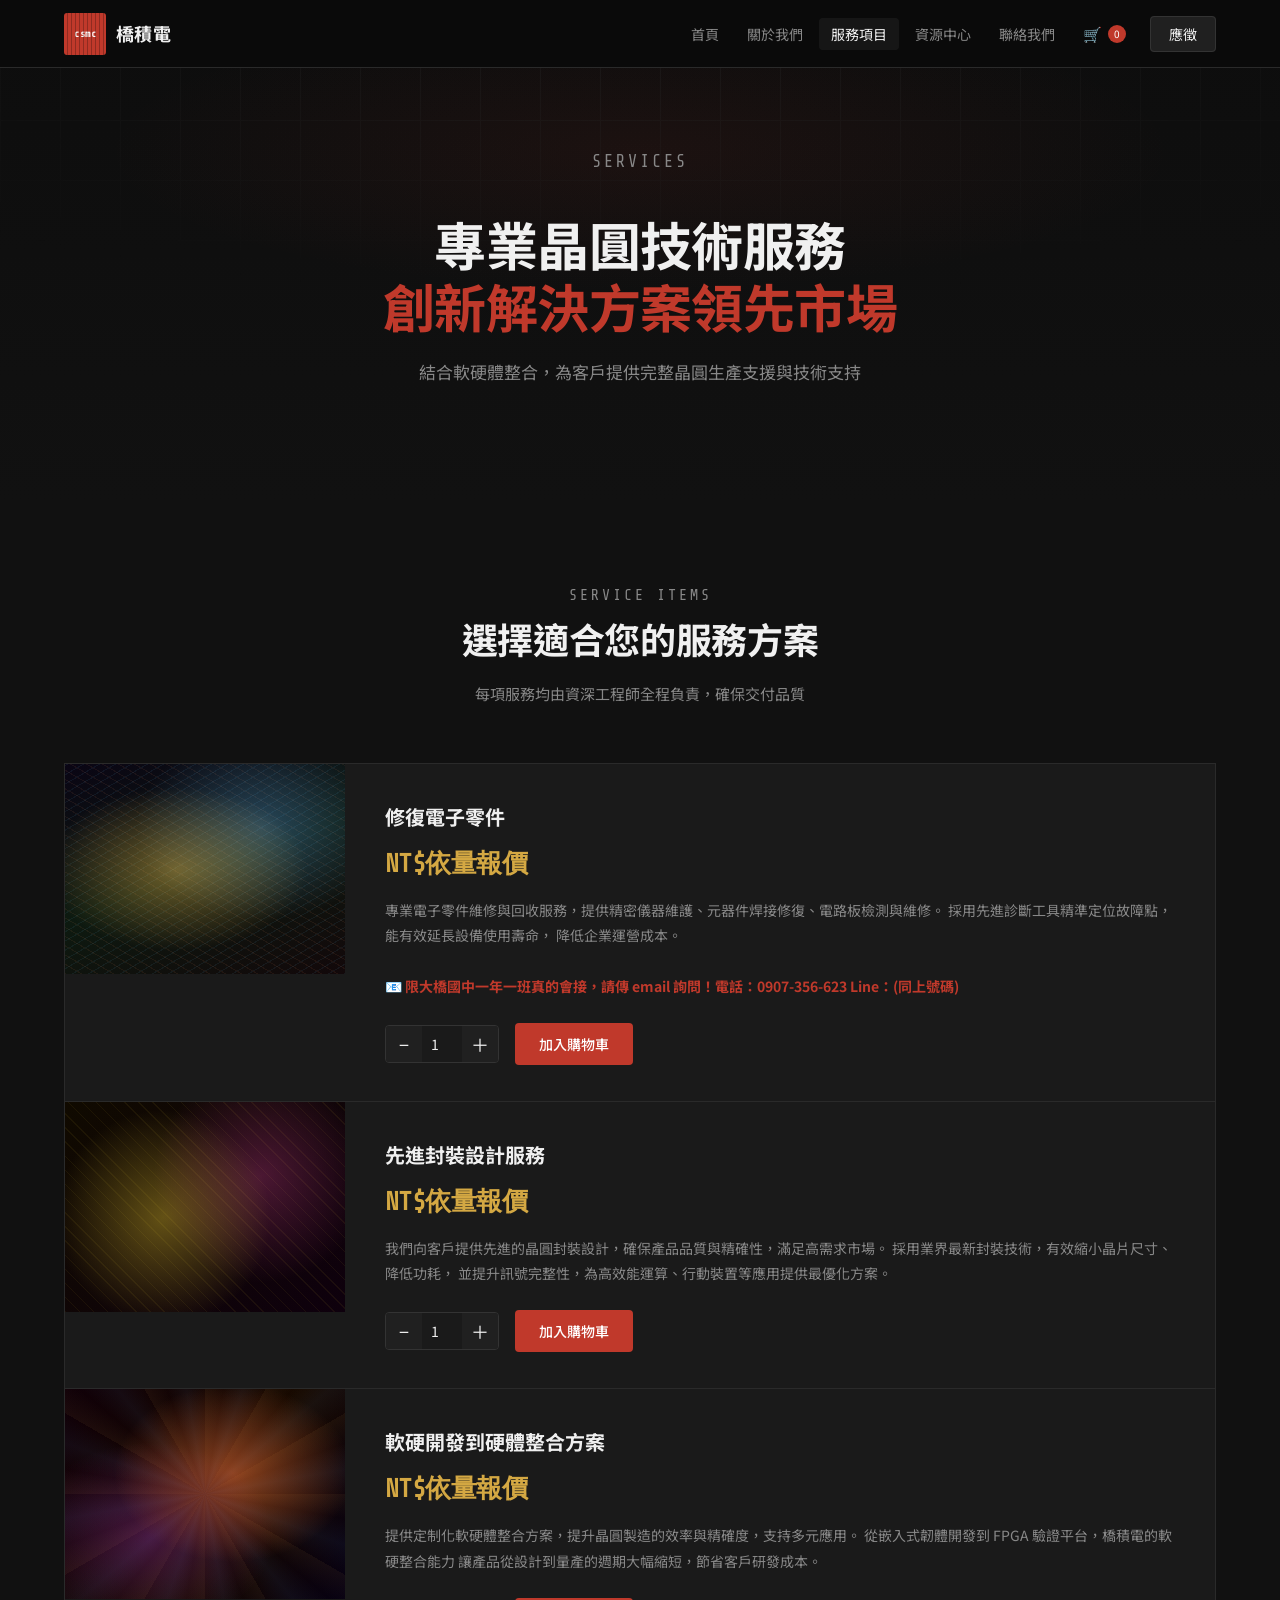
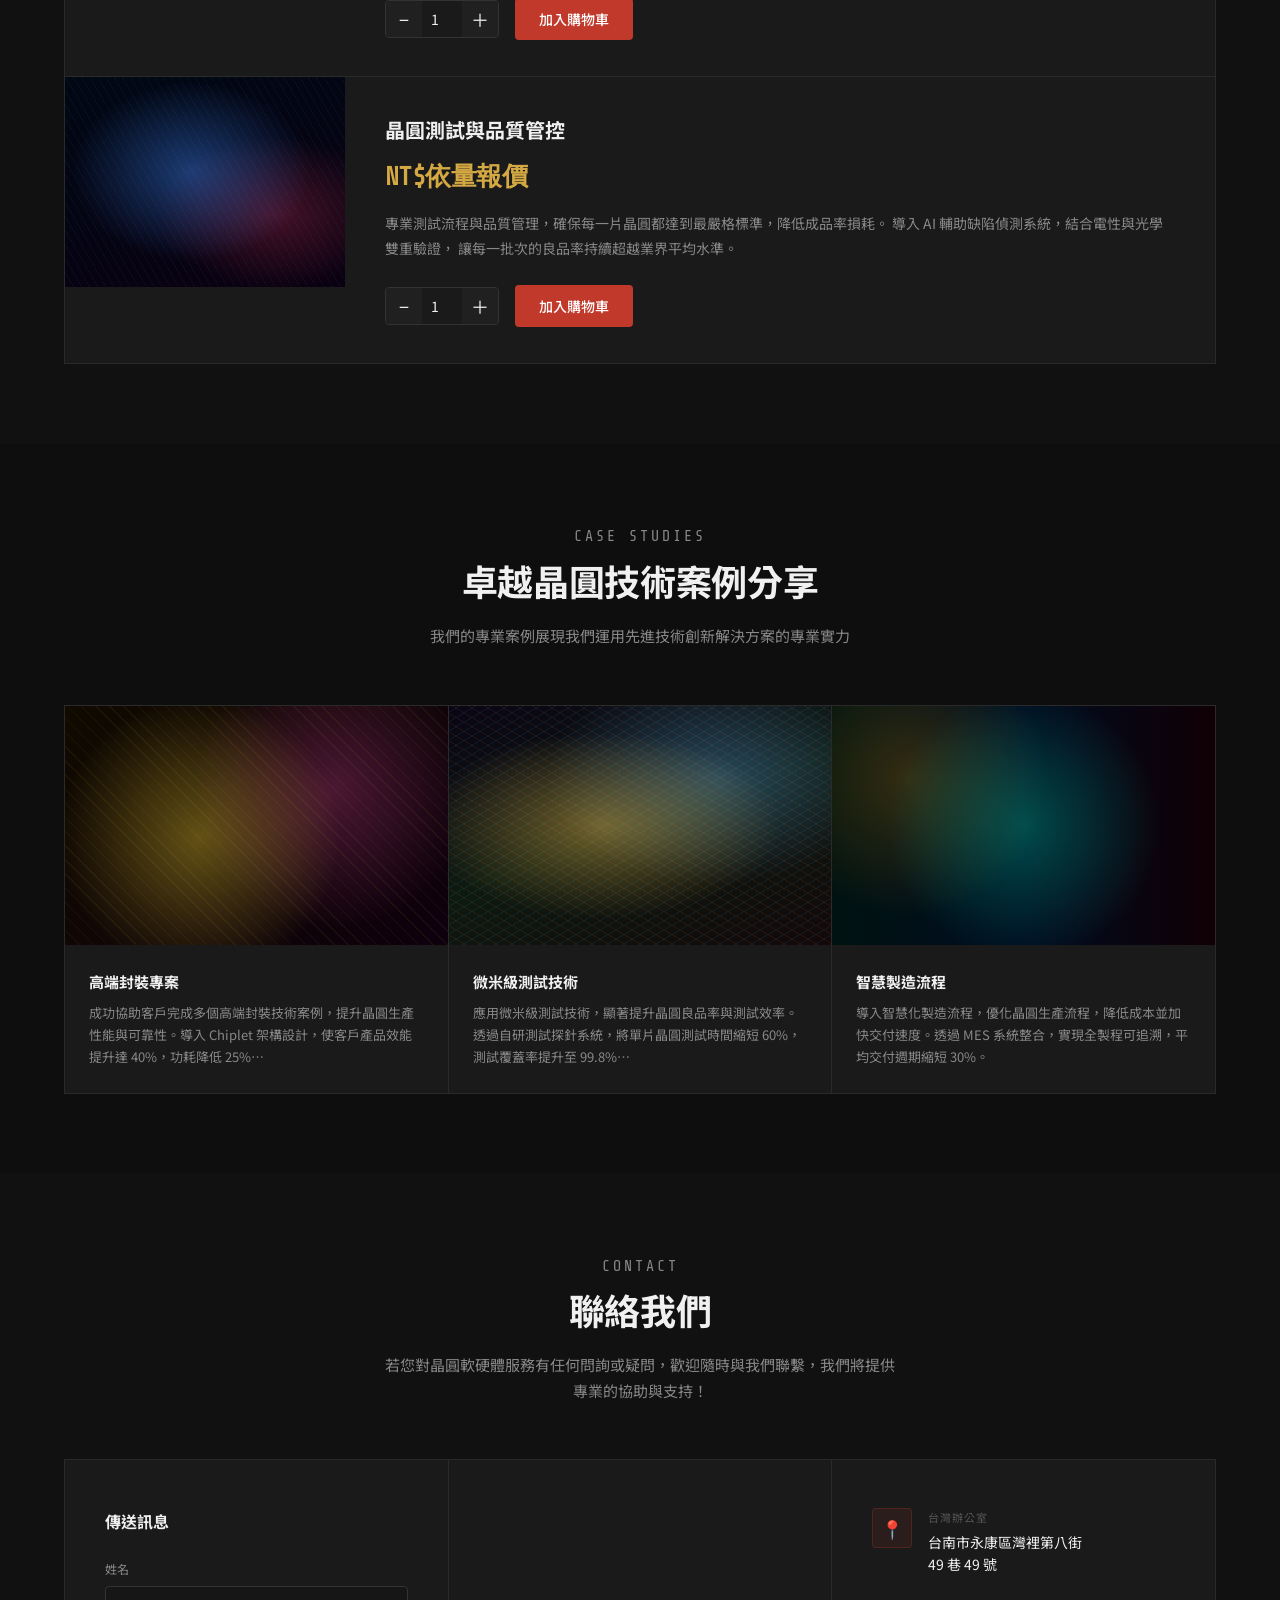
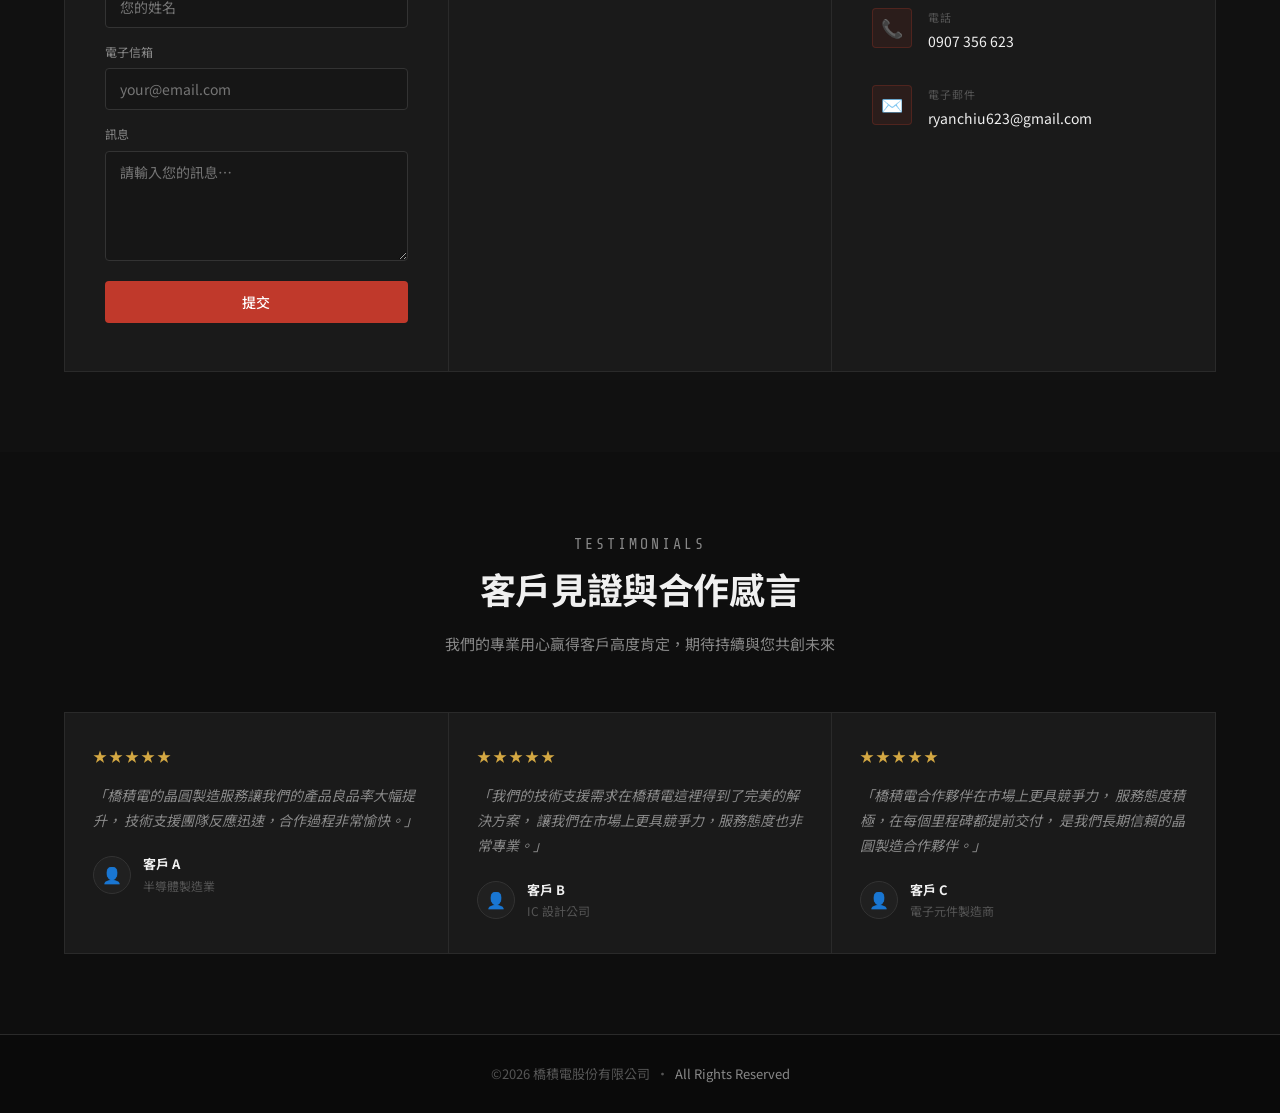
<file: services.html>
<!DOCTYPE html>
<html lang="zh-TW">
<head>
  <meta charset="UTF-8">
  <meta name="viewport" content="width=device-width, initial-scale=1.0">
  <title>服務項目 — 橋積電</title>
  <meta name="description" content="橋積電提供先進封裝設計、軟硬整合方案、晶圓測試與品質管控等專業晶圓技術服務。">
  <link rel="stylesheet" href="style.css">
</head>
<body>

  <!-- HERO -->
  <section class="hero">
    <div class="hero-grid"></div>
    <div class="hero-content">
      <p class="hero-eyebrow">SERVICES</p>
      <h1>專業晶圓技術服務<br><span class="accent-word">創新解決方案領先市場</span></h1>
      <p>結合軟硬體整合，為客戶提供完整晶圓生產支援與技術支持</p>
    </div>
  </section>

  <!-- PRODUCTS LIST -->
  <section class="section">
    <div class="container">
      <div class="section-header">
        <p class="section-label">SERVICE ITEMS</p>
        <h2>選擇適合您的服務方案</h2>
        <p>每項服務均由資深工程師全程負責，確保交付品質</p>
      </div>
      <div class="products-list">

        <!-- Product 1 - 修復電子零件（已移到第一位） -->
        <div class="product-card">
          <div class="product-img">
            <div class="product-img-inner wafer-1"></div>
          </div>
          <div class="product-body">
            <div>
              <h3 class="product-name">修復電子零件</h3>
              <p class="product-price" data-price="15">NT$依量報價</p>
              <p class="product-desc">
                專業電子零件維修與回收服務，提供精密儀器維護、元器件焊接修復、電路板檢測與維修。
                採用先進診斷工具精準定位故障點，能有效延長設備使用壽命，
                降低企業運營成本。<br><br>
                <strong style="color: var(--accent);">📧 限大橋國中一年一班真的會接，請傳 email 詢問！電話：0907-356-623 Line：(同上號碼)</strong>
              </p>
            </div>
            <div class="product-controls">
              <div class="qty-control">
                <button class="qty-btn" data-dir="down">−</button>
                <input class="qty-val" type="number" value="1" min="1" max="99" readonly>
                <button class="qty-btn" data-dir="up">＋</button>
              </div>
              <button class="btn btn-primary add-cart-btn">加入購物車</button>
            </div>
          </div>
        </div>

        <!-- Product 2 -->
        <div class="product-card">
          <div class="product-img">
            <div class="product-img-inner wafer-4"></div>
          </div>
          <div class="product-body">
            <div>
              <h3 class="product-name">先進封裝設計服務</h3>
              <p class="product-price" data-price="40">NT$依量報價</p>
              <p class="product-desc">
                我們向客戶提供先進的晶圓封裝設計，確保產品品質與精確性，滿足高需求市場。
                採用業界最新封裝技術，有效縮小晶片尺寸、降低功耗，
                並提升訊號完整性，為高效能運算、行動裝置等應用提供最優化方案。
              </p>
            </div>
            <div class="product-controls">
              <div class="qty-control">
                <button class="qty-btn" data-dir="down">−</button>
                <input class="qty-val" type="number" value="1" min="1" max="99" readonly>
                <button class="qty-btn" data-dir="up">＋</button>
              </div>
              <button class="btn btn-primary add-cart-btn">加入購物車</button>
            </div>
          </div>
        </div>

        <!-- Product 3 -->
        <div class="product-card">
          <div class="product-img">
            <div class="product-img-inner wafer-2"></div>
          </div>
          <div class="product-body">
            <div>
              <h3 class="product-name">軟硬開發到硬體整合方案</h3>
              <p class="product-price" data-price="52">NT$依量報價</p>
              <p class="product-desc">
                提供定制化軟硬體整合方案，提升晶圓製造的效率與精確度，支持多元應用。
                從嵌入式韌體開發到 FPGA 驗證平台，橋積電的軟硬整合能力
                讓產品從設計到量產的週期大幅縮短，節省客戶研發成本。
              </p>
            </div>
            <div class="product-controls">
              <div class="qty-control">
                <button class="qty-btn" data-dir="down">−</button>
                <input class="qty-val" type="number" value="1" min="1" max="99" readonly>
                <button class="qty-btn" data-dir="up">＋</button>
              </div>
              <button class="btn btn-primary add-cart-btn">加入購物車</button>
            </div>
          </div>
        </div>

        <!-- Product 4 -->
        <div class="product-card">
          <div class="product-img">
            <div class="product-img-inner wafer-5"></div>
          </div>
          <div class="product-body">
            <div>
              <h3 class="product-name">晶圓測試與品質管控</h3>
              <p class="product-price" data-price="29">NT$依量報價</p>
              <p class="product-desc">
                專業測試流程與品質管理，確保每一片晶圓都達到最嚴格標準，降低成品率損耗。
                導入 AI 輔助缺陷偵測系統，結合電性與光學雙重驗證，
                讓每一批次的良品率持續超越業界平均水準。
              </p>
            </div>
            <div class="product-controls">
              <div class="qty-control">
                <button class="qty-btn" data-dir="down">−</button>
                <input class="qty-val" type="number" value="1" min="1" max="99" readonly>
                <button class="qty-btn" data-dir="up">＋</button>
              </div>
              <button class="btn btn-primary add-cart-btn">加入購物車</button>
            </div>
          </div>
        </div>

      </div>
    </div>
  </section>

  <!-- CASE STUDIES -->
  <section class="section section-alt">
    <div class="container">
      <div class="section-header">
        <p class="section-label">CASE STUDIES</p>
        <h2>卓越晶圓技術案例分享</h2>
        <p>我們的專業案例展現我們運用先進技術創新解決方案的專業實力</p>
      </div>
      <div class="cases-grid">

        <div class="case-card">
          <div class="case-img">
            <div class="case-img-inner wafer-4"
              style="background-size:cover"></div>
          </div>
          <div class="case-body">
            <h3>高端封裝專案</h3>
            <p>成功協助客戶完成多個高端封裝技術案例，提升晶圓生產性能與可靠性。導入 Chiplet 架構設計，使客戶產品效能提升達 40%，功耗降低 25%…</p>
          </div>
        </div>

        <div class="case-card">
          <div class="case-img">
            <div class="case-img-inner wafer-1"
              style="background-size:cover"></div>
          </div>
          <div class="case-body">
            <h3>微米級測試技術</h3>
            <p>應用微米級測試技術，顯著提升晶圓良品率與測試效率。透過自研測試探針系統，將單片晶圓測試時間縮短 60%，測試覆蓋率提升至 99.8%…</p>
          </div>
        </div>

        <div class="case-card">
          <div class="case-img">
            <div class="case-img-inner wafer-6"
              style="background-size:cover"></div>
          </div>
          <div class="case-body">
            <h3>智慧製造流程</h3>
            <p>導入智慧化製造流程，優化晶圓生產流程，降低成本並加快交付速度。透過 MES 系統整合，實現全製程可追溯，平均交付週期縮短 30%。</p>
          </div>
        </div>

      </div>
    </div>
  </section>

  <!-- CONTACT (services page version) -->
  <section class="section">
    <div class="container">
      <div class="section-header">
        <p class="section-label">CONTACT</p>
        <h2>聯絡我們</h2>
        <p>若您對晶圓軟硬體服務有任何問詢或疑問，歡迎隨時與我們聯繫，我們將提供專業的協助與支持！</p>
      </div>
      <div class="contact-grid">
        <div class="contact-form-col">
          <h3>傳送訊息</h3>
          <form class="contact-form">
            <div class="form-group">
              <label>姓名</label>
              <input type="text" placeholder="您的姓名" required>
            </div>
            <div class="form-group">
              <label>電子信箱</label>
              <input type="email" placeholder="your@email.com" required>
            </div>
            <div class="form-group">
              <label>訊息</label>
              <textarea placeholder="請輸入您的訊息…" required></textarea>
            </div>
            <button type="submit" class="btn btn-primary btn-full">提交</button>
            <div class="form-toast">✓ 訊息已成功送出，我們將盡快與您聯繫！</div>
          </form>
        </div>
        <div class="contact-map-col">
          <iframe
            src="https://www.google.com/maps/embed?pb=!1m18!1m12!1m3!1d3610.!2d120.27!3d23.03!2m3!1f0!2f0!3f0!3m2!1i1024!2i768!4f13.1!3m3!1m2!1s0x346e77de8cd05555%3A0x1!2z5Y-w5Y2X5biC!5e0!3m2!1sz"
            loading="lazy" referrerpolicy="no-referrer-when-downgrade"
            title="橋積電台南辦公室">
          </iframe>
        </div>
        <div class="contact-info-col">
          <div class="contact-info-item">
            <div class="contact-info-icon">📍</div>
            <div>
              <p class="contact-info-label">台灣辦公室</p>
              <p class="contact-info-value">台南市永康區灣裡第八街<br>49 巷 49 號</p>
            </div>
          </div>
          <div class="contact-info-item">
            <div class="contact-info-icon">📞</div>
            <div>
              <p class="contact-info-label">電話</p>
              <p class="contact-info-value"><a href="tel:0907356623" style="color:inherit">0907 356 623</a></p>
            </div>
          </div>
          <div class="contact-info-item">
            <div class="contact-info-icon">✉️</div>
            <div>
              <p class="contact-info-label">電子郵件</p>
              <p class="contact-info-value"><a href="mailto:ryanchiu623@gmail.com" style="color:inherit">ryanchiu623@gmail.com</a></p>
            </div>
          </div>
        </div>
      </div>
    </div>
  </section>

  <!-- TESTIMONIALS -->
  <section class="section section-alt">
    <div class="container">
      <div class="section-header">
        <p class="section-label">TESTIMONIALS</p>
        <h2>客戶見證與合作感言</h2>
        <p>我們的專業用心贏得客戶高度肯定，期待持續與您共創未來</p>
      </div>
      <div class="testi-grid">
        <div class="testi-card">
          <div class="testi-stars">★★★★★</div>
          <p class="testi-text">
            「橋積電的晶圓製造服務讓我們的產品良品率大幅提升，
            技術支援團隊反應迅速，合作過程非常愉快。」
          </p>
          <div class="testi-author">
            <div class="testi-avatar">👤</div>
            <div>
              <p class="testi-name">客戶 A</p>
              <p class="testi-role">半導體製造業</p>
            </div>
          </div>
        </div>
        <div class="testi-card">
          <div class="testi-stars">★★★★★</div>
          <p class="testi-text">
            「我們的技術支援需求在橋積電這裡得到了完美的解決方案，
            讓我們在市場上更具競爭力，服務態度也非常專業。」
          </p>
          <div class="testi-author">
            <div class="testi-avatar">👤</div>
            <div>
              <p class="testi-name">客戶 B</p>
              <p class="testi-role">IC 設計公司</p>
            </div>
          </div>
        </div>
        <div class="testi-card">
          <div class="testi-stars">★★★★★</div>
          <p class="testi-text">
            「橋積電合作夥伴在市場上更具競爭力，
            服務態度積極，在每個里程碑都提前交付，
            是我們長期信賴的晶圓製造合作夥伴。」
          </p>
          <div class="testi-author">
            <div class="testi-avatar">👤</div>
            <div>
              <p class="testi-name">客戶 C</p>
              <p class="testi-role">電子元件製造商</p>
            </div>
          </div>
        </div>
      </div>
    </div>
  </section>

  <script src="js/components.js"></script>
  <script src="js/main.js"></script>
</body>
</html>
</file>
<file: style.css>
/* =========================================
   橋積電 CSMC — Global Styles
   ========================================= */

@import url('https://fonts.googleapis.com/css2?family=Noto+Sans+TC:wght@300;400;500;700&family=Share+Tech+Mono&display=swap');

/* --- Variables --- */
:root {
  --bg:         #111111;
  --bg-nav:     #0a0a0a;
  --bg-card:    #1a1a1a;
  --bg-card-2:  #202020;
  --text:       #f0f0f0;
  --text-muted: #888888;
  --text-dim:   #555555;
  --accent:     #c0392b;
  --accent-hov: #e74c3c;
  --gold:       #d4a843;
  --border:     #2a2a2a;
  --border-2:   #333333;
  --input-bg:   #161616;
  --nav-h:      68px;
  --radius:     4px;
  --trans:      0.25s ease;
}

/* --- Reset --- */
*, *::before, *::after { box-sizing: border-box; margin: 0; padding: 0; }
html { scroll-behavior: smooth; }
body {
  font-family: 'Noto Sans TC', sans-serif;
  background: var(--bg);
  color: var(--text);
  line-height: 1.7;
  font-size: 15px;
}
img { max-width: 100%; display: block; }
a { color: inherit; text-decoration: none; }
ul { list-style: none; }
input, textarea, button { font-family: inherit; }

/* =========================================
   NAVIGATION
   ========================================= */
.navbar {
  position: fixed; top: 0; left: 0; right: 0; z-index: 1000;
  background: var(--bg-nav);
  border-bottom: 1px solid var(--border);
  height: var(--nav-h);
  display: flex; align-items: center;
}
.nav-inner {
  max-width: 1200px; margin: 0 auto; padding: 0 24px;
  width: 100%; display: flex; align-items: center; justify-content: space-between;
}
.nav-brand {
  display: flex; align-items: center; gap: 10px;
  font-size: 18px; font-weight: 700; letter-spacing: 0.02em;
}
.logo-icon {
  width: 42px; height: 42px;
  background: var(--accent);
  border-radius: 3px;
  display: grid; place-items: center;
  font-family: 'Share Tech Mono', monospace;
  font-size: 10px; font-weight: 700;
  color: #fff; letter-spacing: 0.5px;
  position: relative; overflow: hidden;
}
.logo-icon::before {
  content: '';
  position: absolute; inset: 0;
  background: repeating-linear-gradient(
    90deg, transparent 0, transparent 3px, rgba(0,0,0,0.25) 3px, rgba(0,0,0,0.25) 4px
  );
}
.nav-links {
  display: flex; align-items: center; gap: 4px;
}
.nav-links a {
  padding: 6px 12px; border-radius: var(--radius);
  font-size: 14px; color: var(--text-muted);
  transition: color var(--trans), background var(--trans);
}
.nav-links a:hover,
.nav-links a.active { color: var(--text); background: rgba(255,255,255,0.05); }
.nav-links .nav-cart {
  display: flex; align-items: center; gap: 5px;
  cursor: pointer; position: relative;
}
.cart-badge {
  background: var(--accent); color: #fff;
  border-radius: 50%; width: 18px; height: 18px;
  font-size: 10px; display: grid; place-items: center;
}
.btn-hire {
  margin-left: 8px;
  padding: 7px 18px !important;
  background: var(--bg-card-2) !important;
  border: 1px solid var(--border-2) !important;
  border-radius: var(--radius) !important;
  color: var(--text) !important;
  transition: background var(--trans), border-color var(--trans) !important;
}
.btn-hire:hover {
  background: var(--border-2) !important;
  border-color: var(--text-muted) !important;
}
.hamburger {
  display: none; flex-direction: column; gap: 5px; cursor: pointer; padding: 6px;
}
.hamburger span {
  display: block; width: 24px; height: 2px; background: var(--text);
  transition: transform var(--trans), opacity var(--trans);
}

/* =========================================
   HERO SECTIONS
   ========================================= */
.hero {
  padding-top: calc(var(--nav-h) + 80px);
  padding-bottom: 80px;
  text-align: center;
  background: linear-gradient(180deg, #0d0d0d 0%, var(--bg) 100%);
  position: relative; overflow: hidden;
}
.hero::before {
  content: '';
  position: absolute; inset: 0;
  background:
    radial-gradient(ellipse 60% 40% at 50% 30%, rgba(192,57,43,0.08) 0%, transparent 70%);
  pointer-events: none;
}
.hero-grid {
  display: grid;
  background-image:
    linear-gradient(var(--border) 1px, transparent 1px),
    linear-gradient(90deg, var(--border) 1px, transparent 1px);
  background-size: 60px 60px;
  position: absolute; inset: 0; opacity: 0.4;
  mask-image: radial-gradient(ellipse 80% 60% at 50% 0%, black, transparent);
}
.hero-content { position: relative; z-index: 1; max-width: 780px; margin: 0 auto; padding: 0 24px; }
.hero-eyebrow {
  font-family: 'Share Tech Mono', monospace;
  font-size: 11px; letter-spacing: 3px; color: var(--accent);
  text-transform: uppercase; margin-bottom: 20px;
}
.hero h1 {
  font-size: clamp(28px, 5vw, 52px);
  font-weight: 700; line-height: 1.2;
  letter-spacing: -0.01em; margin-bottom: 20px;
}
.hero h1 .accent-word { color: var(--accent); }
.hero p {
  font-size: 17px; color: var(--text-muted); max-width: 540px; margin: 0 auto 36px;
}
.hero-cta { display: flex; gap: 12px; justify-content: center; flex-wrap: wrap; }

/* =========================================
   BUTTONS
   ========================================= */
.btn {
  display: inline-flex; align-items: center; gap: 6px;
  padding: 11px 24px; border-radius: var(--radius);
  font-size: 14px; font-weight: 500;
  cursor: pointer; border: none;
  transition: background var(--trans), transform var(--trans);
}
.btn:active { transform: scale(0.97); }
.btn-primary {
  background: var(--accent); color: #fff;
}
.btn-primary:hover { background: var(--accent-hov); }
.btn-secondary {
  background: var(--bg-card); color: var(--text);
  border: 1px solid var(--border-2);
}
.btn-secondary:hover { background: var(--bg-card-2); border-color: var(--text-muted); }
.btn-full { width: 100%; justify-content: center; }

/* =========================================
   SECTIONS
   ========================================= */
.section {
  padding: 80px 0;
}
.section-alt { background: #0e0e0e; }
.container { max-width: 1200px; margin: 0 auto; padding: 0 24px; }
.section-header { text-align: center; margin-bottom: 56px; }
.section-label {
  font-family: 'Share Tech Mono', monospace;
  font-size: 10px; letter-spacing: 3px;
  color: var(--accent); text-transform: uppercase;
  margin-bottom: 12px;
}
.section-header h2 {
  font-size: clamp(22px, 3.5vw, 36px);
  font-weight: 700; letter-spacing: -0.01em; margin-bottom: 12px;
}
.section-header p {
  color: var(--text-muted); font-size: 15px; max-width: 520px; margin: 0 auto;
}

/* =========================================
   ABOUT PAGE — feature rows
   ========================================= */
.feature-rows { display: flex; flex-direction: column; gap: 0; }
.feature-row {
  display: grid; grid-template-columns: 1fr 1fr;
  gap: 0; align-items: stretch;
  border-bottom: 1px solid var(--border);
}
.feature-row:first-child { border-top: 1px solid var(--border); }
.feature-img {
  aspect-ratio: 4/3; overflow: hidden; position: relative;
}
.feature-img-inner {
  width: 100%; height: 100%;
  background-size: cover; background-position: center;
  transition: transform 0.5s ease;
}
.feature-row:hover .feature-img-inner { transform: scale(1.03); }
/* Chip wafer CSS art */
.wafer-1 {
  background:
    radial-gradient(ellipse at 40% 50%, rgba(255,200,80,0.4) 0%, transparent 55%),
    radial-gradient(ellipse at 70% 30%, rgba(100,180,255,0.3) 0%, transparent 45%),
    repeating-linear-gradient(30deg, rgba(255,150,100,0.07) 0, rgba(255,150,100,0.07) 1px, transparent 1px, transparent 8px),
    repeating-linear-gradient(-30deg, rgba(100,200,255,0.07) 0, rgba(100,200,255,0.07) 1px, transparent 1px, transparent 8px),
    linear-gradient(160deg, #0a0514 0%, #0d1a10 50%, #12080a 100%);
}
.wafer-2 {
  background:
    radial-gradient(ellipse at 60% 40%, rgba(255,120,60,0.5) 0%, transparent 50%),
    radial-gradient(ellipse at 30% 70%, rgba(180,60,200,0.3) 0%, transparent 45%),
    repeating-conic-gradient(rgba(255,200,100,0.05) 0deg, transparent 10deg, rgba(100,180,255,0.05) 20deg, transparent 30deg),
    linear-gradient(120deg, #100008 0%, #180a00 60%, #060012 100%);
}
.wafer-3 {
  background:
    radial-gradient(ellipse at 50% 50%, rgba(0,200,150,0.2) 0%, transparent 60%),
    radial-gradient(ellipse at 80% 20%, rgba(100,80,255,0.3) 0%, transparent 45%),
    repeating-linear-gradient(0deg, rgba(0,200,150,0.05) 0, rgba(0,200,150,0.05) 1px, transparent 1px, transparent 6px),
    repeating-linear-gradient(90deg, rgba(100,80,255,0.05) 0, rgba(100,80,255,0.05) 1px, transparent 1px, transparent 6px),
    linear-gradient(200deg, #000d14 0%, #080012 50%, #001410 100%);
}
.wafer-4 {
  background:
    radial-gradient(circle at 35% 55%, rgba(255,220,50,0.35) 0%, transparent 50%),
    radial-gradient(circle at 70% 35%, rgba(255,80,180,0.25) 0%, transparent 45%),
    repeating-linear-gradient(45deg, rgba(255,220,50,0.06) 0, rgba(255,220,50,0.06) 1px, transparent 1px, transparent 10px),
    linear-gradient(135deg, #100a00 0%, #0e000d 100%);
}
.wafer-5 {
  background:
    radial-gradient(ellipse at 45% 45%, rgba(60,140,255,0.4) 0%, transparent 55%),
    radial-gradient(ellipse at 75% 65%, rgba(255,60,100,0.25) 0%, transparent 40%),
    repeating-linear-gradient(60deg, rgba(60,140,255,0.06) 0, rgba(60,140,255,0.06) 1px, transparent 1px, transparent 7px),
    linear-gradient(160deg, #000814 0%, #0a0010 100%);
}
.wafer-6 {
  background:
    radial-gradient(circle at 50% 50%, rgba(0,220,180,0.3) 0%, transparent 60%),
    radial-gradient(circle at 20% 30%, rgba(255,160,0,0.2) 0%, transparent 40%),
    linear-gradient(90deg, #001210 0%, #000c20 50%, #100005 100%);
}
.feature-body {
  padding: 48px 56px; display: flex; flex-direction: column; justify-content: center;
}
.feature-tag {
  font-family: 'Share Tech Mono', monospace;
  font-size: 10px; letter-spacing: 2px; color: var(--accent);
  text-transform: uppercase; margin-bottom: 14px;
}
.feature-body h3 { font-size: 24px; font-weight: 700; margin-bottom: 14px; letter-spacing: -0.01em; }
.feature-body p { color: var(--text-muted); font-size: 15px; line-height: 1.8; }

/* =========================================
   TEAM CARDS
   ========================================= */
.team-grid { display: grid; grid-template-columns: repeat(3, 1fr); gap: 1px; background: var(--border); border: 1px solid var(--border); }
.team-card {
  background: var(--bg-card); padding: 40px 32px;
  transition: background var(--trans);
}
.team-card:hover { background: var(--bg-card-2); }
.team-icon {
  width: 48px; height: 48px; border-radius: 50%;
  background: rgba(192,57,43,0.12); border: 1px solid rgba(192,57,43,0.3);
  display: grid; place-items: center; font-size: 20px; margin-bottom: 20px;
}
.team-card h3 { font-size: 16px; font-weight: 700; margin-bottom: 10px; }
.team-card p { color: var(--text-muted); font-size: 14px; line-height: 1.8; }

/* =========================================
   SERVICES PAGE — Product cards
   ========================================= */
.products-list { display: flex; flex-direction: column; gap: 1px; background: var(--border); border: 1px solid var(--border); }
.product-card {
  display: grid; grid-template-columns: 280px 1fr;
  background: var(--bg-card); transition: background var(--trans), transform var(--trans);
  transform-origin: center;
}
.product-card:hover { 
  background: var(--bg-card-2);
  transform: scale(1.02);
  box-shadow: 0 8px 24px rgba(192,57,43,0.2);
}
.product-img {
  aspect-ratio: 4/3; position: relative; overflow: hidden;
}
.product-img-inner {
  width: 100%; height: 100%;
  transition: transform 0.5s ease;
}
.product-card:hover .product-img-inner { transform: scale(1.05); }
.product-body { padding: 36px 40px; display: flex; flex-direction: column; justify-content: space-between; }
.product-name { font-size: 20px; font-weight: 700; margin-bottom: 8px; }
.product-price {
  font-family: 'Share Tech Mono', monospace;
  font-size: 26px; color: var(--gold); font-weight: 700;
  margin-bottom: 12px; letter-spacing: -0.02em;
}
.product-desc { color: var(--text-muted); font-size: 14px; line-height: 1.8; margin-bottom: 24px; }
.product-controls { display: flex; align-items: center; gap: 16px; flex-wrap: wrap; }
.qty-control {
  display: flex; align-items: center; gap: 0;
  border: 1px solid var(--border-2); border-radius: var(--radius); overflow: hidden;
}
.qty-btn {
  width: 36px; height: 36px; background: var(--bg-card-2);
  border: none; color: var(--text); font-size: 18px;
  cursor: pointer; transition: background var(--trans);
}
.qty-btn:hover { background: var(--border-2); }
.qty-val {
  width: 40px; text-align: center; font-size: 14px;
  background: transparent; border: none; color: var(--text);
}

/* =========================================
   CASES section
   ========================================= */
.cases-grid { display: grid; grid-template-columns: repeat(3,1fr); gap: 1px; background: var(--border); border: 1px solid var(--border); }
.case-card {
  background: var(--bg-card); overflow: hidden; transition: background var(--trans);
}
.case-card:hover { background: var(--bg-card-2); }
.case-img { aspect-ratio: 16/10; overflow: hidden; }
.case-img-inner { width: 100%; height: 100%; transition: transform 0.5s ease; }
.case-card:hover .case-img-inner { transform: scale(1.04); }
.case-body { padding: 24px; }
.case-body h3 { font-size: 15px; font-weight: 700; margin-bottom: 8px; }
.case-body p { font-size: 13px; color: var(--text-muted); line-height: 1.7; }

/* =========================================
   TESTIMONIALS
   ========================================= */
.testi-grid { display: grid; grid-template-columns: repeat(3,1fr); gap: 1px; background: var(--border); border: 1px solid var(--border); }
.testi-card { background: var(--bg-card); padding: 32px 28px; }
.testi-stars { color: var(--gold); font-size: 14px; margin-bottom: 14px; letter-spacing: 2px; }
.testi-text { font-size: 14px; color: var(--text-muted); line-height: 1.8; margin-bottom: 20px; font-style: italic; }
.testi-author { display: flex; align-items: center; gap: 12px; }
.testi-avatar {
  width: 38px; height: 38px; border-radius: 50%;
  background: var(--bg-card-2); border: 1px solid var(--border-2);
  display: grid; place-items: center; font-size: 16px;
}
.testi-name { font-size: 13px; font-weight: 700; }
.testi-role { font-size: 12px; color: var(--text-dim); }

/* =========================================
   CONTACT section
   ========================================= */
.contact-grid { display: grid; grid-template-columns: 1fr 1fr 1fr; gap: 1px; background: var(--border); border: 1px solid var(--border); }
.contact-form-col { background: var(--bg-card); padding: 48px 40px; }
.contact-map-col { background: var(--bg-card); overflow: hidden; position: relative; min-height: 360px; }
.contact-map-col iframe { width: 100%; height: 100%; border: 0; position: absolute; inset: 0; }
.contact-info-col { background: var(--bg-card); padding: 48px 40px; display: flex; flex-direction: column; gap: 32px; }
.contact-info-item { display: flex; gap: 16px; }
.contact-info-icon {
  width: 40px; height: 40px; min-width: 40px;
  border-radius: var(--radius); background: rgba(192,57,43,0.1);
  border: 1px solid rgba(192,57,43,0.25);
  display: grid; place-items: center; font-size: 18px;
}
.contact-info-label { font-size: 11px; color: var(--text-dim); letter-spacing: 1px; text-transform: uppercase; margin-bottom: 4px; }
.contact-info-value { font-size: 14px; color: var(--text); line-height: 1.6; }
.contact-form-col h3 { font-size: 16px; font-weight: 700; margin-bottom: 24px; }
.form-group { margin-bottom: 14px; }
.form-group label { display: block; font-size: 12px; color: var(--text-muted); margin-bottom: 6px; }
.form-group input,
.form-group textarea {
  width: 100%; background: var(--input-bg);
  border: 1px solid var(--border-2); border-radius: var(--radius);
  color: var(--text); padding: 10px 14px; font-size: 14px;
  transition: border-color var(--trans);
  outline: none; resize: vertical;
}
.form-group input:focus,
.form-group textarea:focus { border-color: var(--accent); }
.form-group textarea { min-height: 110px; }
.form-toast {
  display: none; margin-top: 12px; padding: 10px 14px;
  background: rgba(39,174,96,0.15); border: 1px solid rgba(39,174,96,0.3);
  border-radius: var(--radius); font-size: 13px; color: #27ae60;
}
.form-toast.show { display: block; }

/* =========================================
   HOMEPAGE HERO
   ========================================= */
.home-hero {
  min-height: 100vh; display: flex; align-items: center; justify-content: center;
  position: relative; overflow: hidden;
  background: linear-gradient(180deg, #070707 0%, #111111 100%);
  text-align: center;
}
.home-hero-bg {
  position: absolute; inset: 0;
  background:
    radial-gradient(ellipse 80% 50% at 50% 60%, rgba(192,57,43,0.06) 0%, transparent 70%),
    repeating-linear-gradient(0deg, rgba(255,255,255,0.015) 0, rgba(255,255,255,0.015) 1px, transparent 1px, transparent 60px),
    repeating-linear-gradient(90deg, rgba(255,255,255,0.015) 0, rgba(255,255,255,0.015) 1px, transparent 1px, transparent 60px);
}
.home-hero-content { position: relative; z-index: 1; max-width: 800px; padding: 0 24px; }
.home-chip-label {
  display: inline-flex; align-items: center; gap: 8px;
  padding: 6px 14px; margin-bottom: 36px;
  border: 1px solid var(--border-2); border-radius: 100px;
  font-family: 'Share Tech Mono', monospace; font-size: 11px;
  color: var(--text-muted); letter-spacing: 2px;
}
.home-chip-dot { width: 6px; height: 6px; border-radius: 50%; background: var(--accent); animation: pulse 2s infinite; }
@keyframes pulse { 0%,100%{opacity:1} 50%{opacity:0.4} }
.home-hero h1 {
  font-size: clamp(36px, 7vw, 72px);
  font-weight: 700; line-height: 1.1; letter-spacing: -0.02em; margin-bottom: 24px;
}
.home-hero h1 em { color: var(--accent); font-style: normal; }
.home-hero .sub {
  font-size: 17px; color: var(--text-muted); margin-bottom: 44px; line-height: 1.7;
}
.home-stats {
  display: flex; justify-content: center; gap: 0;
  border-top: 1px solid var(--border); border-bottom: 1px solid var(--border);
  margin-top: 64px;
}
.stat-item {
  flex: 1; padding: 28px 0; border-right: 1px solid var(--border);
  text-align: center; max-width: 200px;
}
.stat-item:last-child { border-right: none; }
.stat-num {
  font-family: 'Share Tech Mono', monospace;
  font-size: 32px; font-weight: 700; color: var(--text); margin-bottom: 4px;
}
.stat-num span { color: var(--accent); }
.stat-label { font-size: 12px; color: var(--text-dim); letter-spacing: 1px; }

/* =========================================
   RESOURCES PAGE
   ========================================= */
.resources-grid { display: grid; grid-template-columns: repeat(3,1fr); gap: 1px; background: var(--border); border: 1px solid var(--border); }
.resource-card {
  background: var(--bg-card); padding: 32px 28px;
  cursor: pointer; transition: background var(--trans);
}
.resource-card:hover { background: var(--bg-card-2); }
.resource-type {
  font-family: 'Share Tech Mono', monospace; font-size: 10px;
  letter-spacing: 2px; text-transform: uppercase; color: var(--accent);
  margin-bottom: 14px;
}
.resource-card h3 { font-size: 16px; font-weight: 700; margin-bottom: 10px; line-height: 1.4; }
.resource-card p { font-size: 13px; color: var(--text-muted); line-height: 1.7; margin-bottom: 20px; }
.resource-meta { font-size: 12px; color: var(--text-dim); display: flex; gap: 12px; }

/* =========================================
   CART MODAL
   ========================================= */
.cart-overlay {
  position: fixed; inset: 0; background: rgba(0,0,0,0.7);
  z-index: 2000; display: none; align-items: flex-start; justify-content: flex-end;
}
.cart-overlay.open { display: flex; }
.cart-panel {
  background: var(--bg-card); width: 380px; height: 100vh;
  padding: 28px; overflow-y: auto; display: flex; flex-direction: column; gap: 20px;
}
.cart-header { display: flex; justify-content: space-between; align-items: center; }
.cart-header h3 { font-size: 18px; font-weight: 700; }
.cart-close { cursor: pointer; font-size: 20px; color: var(--text-muted); background: none; border: none; color: var(--text); }
.cart-items { flex: 1; display: flex; flex-direction: column; gap: 14px; }
.cart-item { display: flex; gap: 14px; align-items: center; padding: 14px; background: var(--bg-card-2); border-radius: var(--radius); }
.cart-item-name { flex: 1; font-size: 14px; font-weight: 500; }
.cart-item-price { font-family: 'Share Tech Mono', monospace; font-size: 14px; color: var(--gold); }
.cart-item-remove { cursor: pointer; color: var(--text-muted); font-size: 18px; background: none; border: none; color: var(--text-muted); }
.cart-item-remove:hover { color: var(--accent); }
.cart-empty { text-align: center; color: var(--text-muted); padding: 40px 0; font-size: 14px; }
.cart-total { border-top: 1px solid var(--border); padding-top: 20px; display: flex; justify-content: space-between; align-items: center; }
.cart-total-label { font-size: 14px; color: var(--text-muted); }
.cart-total-val { font-family: 'Share Tech Mono', monospace; font-size: 22px; color: var(--gold); font-weight: 700; }

/* =========================================
   FOOTER
   ========================================= */
footer {
  background: var(--bg-nav); border-top: 1px solid var(--border);
  padding: 28px 24px; text-align: center;
}
footer p { font-size: 13px; color: var(--text-dim); }
footer span { color: var(--text-muted); }

/* =========================================
   RESPONSIVE
   ========================================= */
@media (max-width: 900px) {
  .nav-links { display: none; }
  .nav-links.open {
    display: flex; flex-direction: column; align-items: stretch;
    position: absolute; top: var(--nav-h); left: 0; right: 0;
    background: var(--bg-nav); border-bottom: 1px solid var(--border);
    padding: 12px 16px;
  }
  .nav-links.open a { padding: 10px 14px; border-radius: var(--radius); }
  .hamburger { display: flex; }

  .feature-row { grid-template-columns: 1fr; }
  .feature-row .feature-img { aspect-ratio: 16/9; }
  .feature-body { padding: 32px 24px; }

  .team-grid { grid-template-columns: 1fr; }
  .product-card { grid-template-columns: 1fr; }
  .product-img { aspect-ratio: 16/9; }
  .product-body { padding: 24px; }
  .cases-grid { grid-template-columns: 1fr; }
  .testi-grid { grid-template-columns: 1fr; }
  .contact-grid { grid-template-columns: 1fr; }
  .contact-map-col { min-height: 260px; position: relative; }
  .resources-grid { grid-template-columns: 1fr; }
  .home-stats { flex-wrap: wrap; }
  .stat-item { border-right: 1px solid var(--border); min-width: 50%; }
}

@media (max-width: 600px) {
  .hero { padding-top: calc(var(--nav-h) + 48px); padding-bottom: 48px; }
  .section { padding: 56px 0; }
  .home-hero h1 { font-size: 32px; }
  
  /* 修復 careers.html VALUES 區段：3 欄轉 1 欄 */
  [style*="grid-template-columns: repeat(3, 1fr)"] {
    display: grid !important;
    grid-template-columns: 1fr !important;
  }
  
  /* 修復 careers.html 職缺項目：flex 布局改為 column 堆疊 */
  [style*="display: flex"][style*="align-items: center"][style*="justify-content: space-between"] {
    flex-direction: column !important;
    align-items: flex-start !important;
  }
  
  [style*="display: flex"][style*="align-items: center"][style*="justify-content: space-between"] > div {
    width: 100% !important;
    margin-bottom: 16px !important;
  }
  
  [style*="display: flex"][style*="align-items: center"][style*="justify-content: space-between"] > a {
    width: 100% !important;
  }
}
</file>
